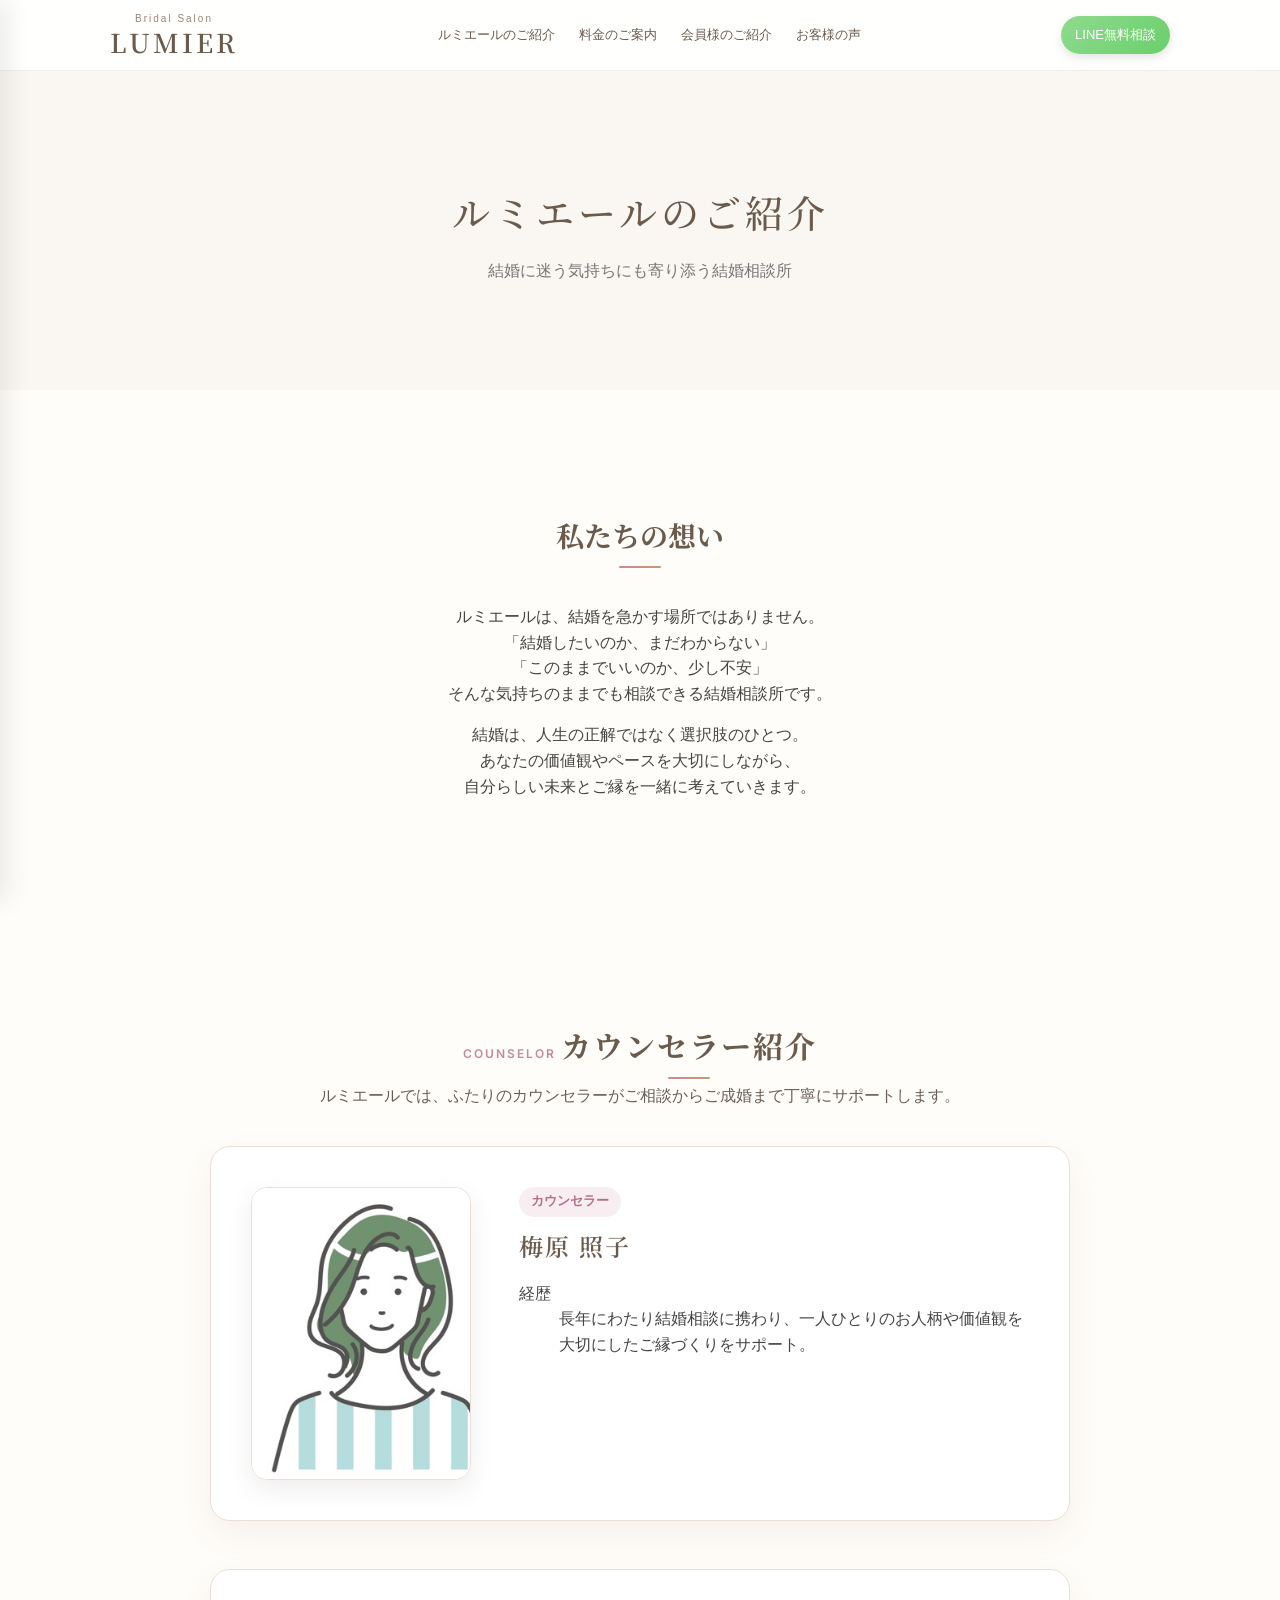
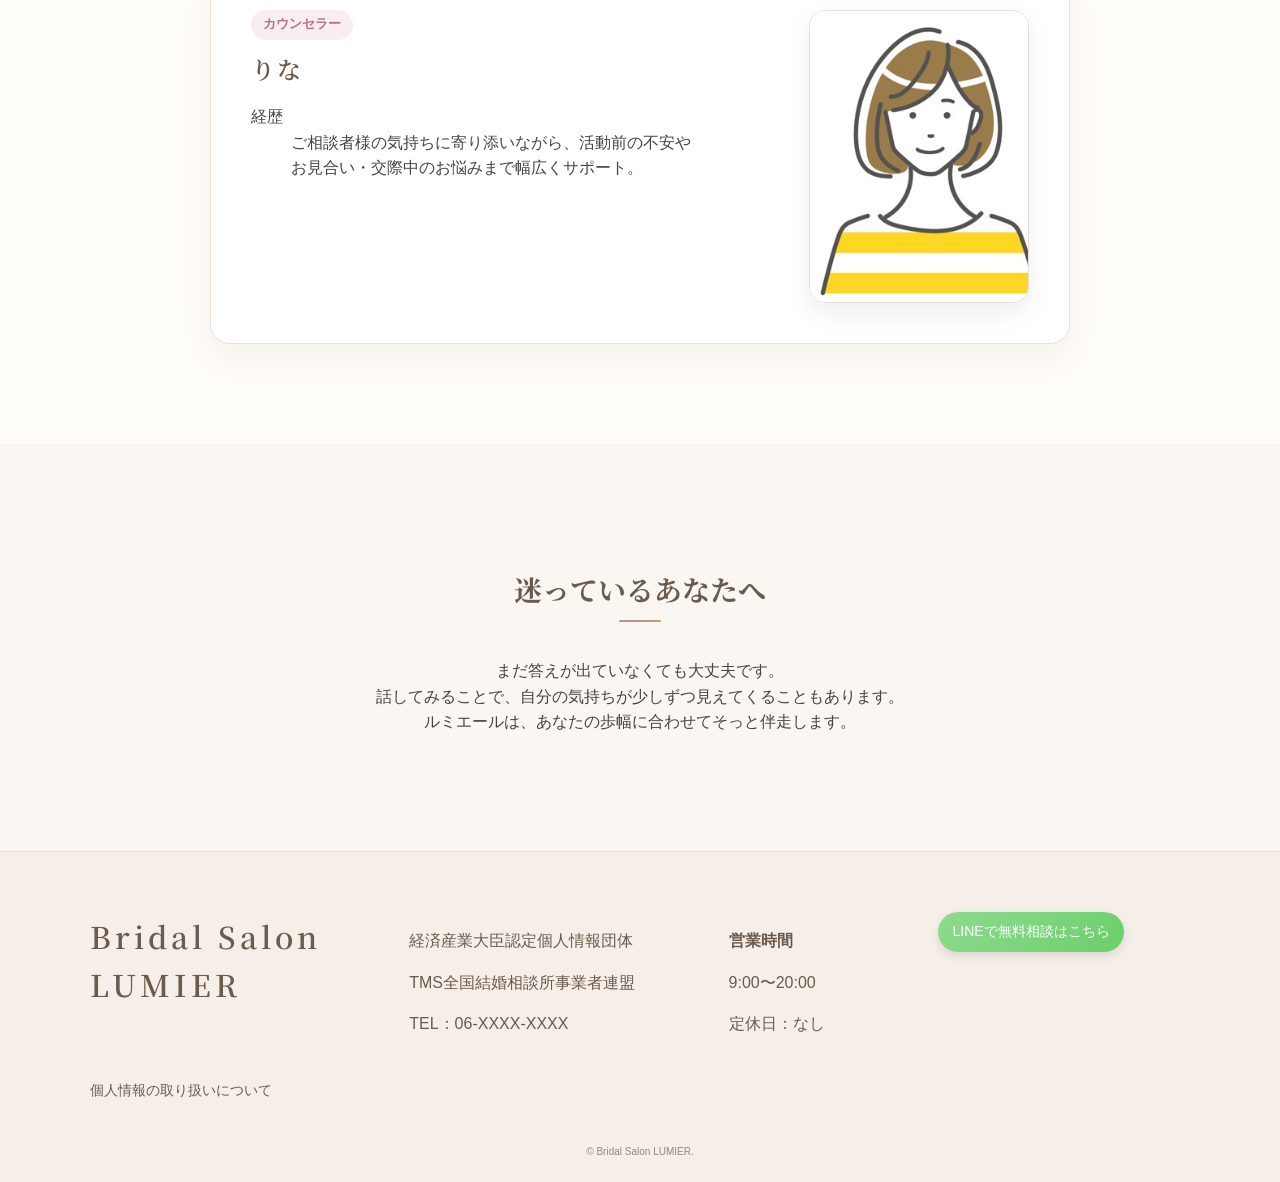
<file: about/index.html>
<!DOCTYPE html>
<html lang="ja">
  <head>
    <meta charset="utf-8">
    <meta name="viewport" content="width=device-width, initial-scale=1">
    <title>ルミエールのご紹介 | Bridal Salon LUMIER</title>
    <meta name="description" content="Bridal Salon LUMIERの想いと、結婚に迷う気持ちにも寄り添うサポートをご紹介します。">
    <link rel="preconnect" href="https://fonts.googleapis.com">
    <link rel="preconnect" href="https://fonts.gstatic.com" crossorigin>
    <link href="https://fonts.googleapis.com/css2?family=Noto+Serif+JP:wght@400;600&family=Inter:wght@300;400;600&display=swap" rel="stylesheet">
    <link rel="stylesheet" href="/assets/styles.css">
  </head>
  <body>
    <header class="header">
      <div class="container">
        <button class="menu-toggle" id="menu-toggle" aria-label="メニューを開く">☰</button>
        <a href="/" class="logo"><span>Bridal Salon</span>LUMIER</a>
        <nav class="pc-nav" aria-label="メインナビゲーション">
          <a href="/about/">ルミエールのご紹介</a>
          <a href="/price/">料金のご案内</a>
          <a href="/members/">会員様のご紹介</a>
          <a href="/voices/">お客様の声</a>
        </nav>
        <div class="header-right">
          <a href="https://line.me/R/ti/p/@214sfchk" class="line-btn" target="_blank" rel="noopener">LINE無料相談</a>
        </div>
      </div>
      <div class="overlay" id="overlay"></div>
      <nav class="mobile-nav" id="mobile-nav" aria-label="スマホメニュー">
        <button class="menu-close" id="menu-close" aria-label="メニューを閉じる">×</button>
        <a href="/about/">ルミエールのご紹介</a>
        <a href="/price/">料金のご案内</a>
        <a href="/members/">会員様のご紹介</a>
        <a href="/voices/">お客様の声</a>
        <a href="https://line.me/R/ti/p/@214sfchk">LINE相談</a>
      </nav>
    </header>

    <main>
      <section class="page-hero">
        <h1>ルミエールのご紹介</h1>
        <p><span class="text-chunk">結婚に迷う気持ちにも寄り添う</span><span class="text-chunk">結婚相談所</span></p>
      </section>

      <section>
        <h2>私たちの想い</h2>
        <p>
          ルミエールは、結婚を急かす場所ではありません。<br>
          「結婚したいのか、まだわからない」<br>
          「このままでいいのか、少し不安」<br>
          そんな気持ちのままでも相談できる結婚相談所です。
        </p>
        <p>
          結婚は、人生の正解ではなく選択肢のひとつ。<br>
          あなたの価値観やペースを大切にしながら、<br>
          自分らしい未来とご縁を一緒に考えていきます。
        </p>
      </section>

      <section class="staff-section">
        <div class="section-heading staff-heading">
          <span class="section-kicker">Counselor</span>
          <h2>カウンセラー紹介</h2>
          <p>
            <span class="text-chunk">ルミエールでは、ふたりのカウンセラーが</span><span class="text-chunk">ご相談からご成婚まで丁寧にサポートします。</span>
          </p>
        </div>
        <div class="staff-grid">
          <article class="staff-card">
            <img src="/assets/images/members/female-03.jpg" alt="梅原照子" class="staff-photo">
            <div class="staff-copy">
              <p class="staff-role">カウンセラー</p>
              <h3>梅原 照子</h3>
              <dl class="staff-career">
                <div>
                  <dt>経歴</dt>
                  <dd>長年にわたり結婚相談に携わり、一人ひとりのお人柄や価値観を大切にしたご縁づくりをサポート。</dd>
                </div>
              </dl>
            </div>
          </article>
          <article class="staff-card">
            <img src="/assets/images/members/female-01.jpg" alt="りな" class="staff-photo">
            <div class="staff-copy">
              <p class="staff-role">カウンセラー</p>
              <h3>りな</h3>
              <dl class="staff-career">
                <div>
                  <dt>経歴</dt>
                  <dd>ご相談者様の気持ちに寄り添いながら、活動前の不安やお見合い・交際中のお悩みまで幅広くサポート。</dd>
                </div>
              </dl>
            </div>
          </article>
        </div>
      </section>

      <section class="gray">
        <h2>迷っているあなたへ</h2>
        <p>
          まだ答えが出ていなくても大丈夫です。<br>
          話してみることで、自分の気持ちが少しずつ見えてくることもあります。<br>
          ルミエールは、あなたの歩幅に合わせてそっと伴走します。
        </p>
      </section>
    </main>

    <footer class="footer">
      <div class="footer-container">
        <div class="footer-logo">Bridal Salon LUMIER</div>
        <div class="footer-info">
          <p>経済産業大臣認定個人情報団体</p>
          <p>TMS全国結婚相談所事業者連盟</p>
          <p>TEL：06-XXXX-XXXX</p>
        </div>
        <div class="footer-hours">
          <p><strong>営業時間</strong></p>
          <p>9:00〜20:00</p>
          <p>定休日：なし</p>
        </div>
        <div class="footer-line">
          <a href="https://line.me/R/ti/p/@214sfchk" class="line-btn" target="_blank" rel="noopener">LINEで無料相談はこちら</a>
        </div>
        <div class="footer-links">
          <a href="/privacy/">個人情報の取り扱いについて</a>
        </div>
      </div>
      <div class="footer-bottom">
        <small>© Bridal Salon LUMIER.</small>
      </div>
    </footer>
    <script src="../assets/site.js" defer></script>
  </body>
</html>
</file>
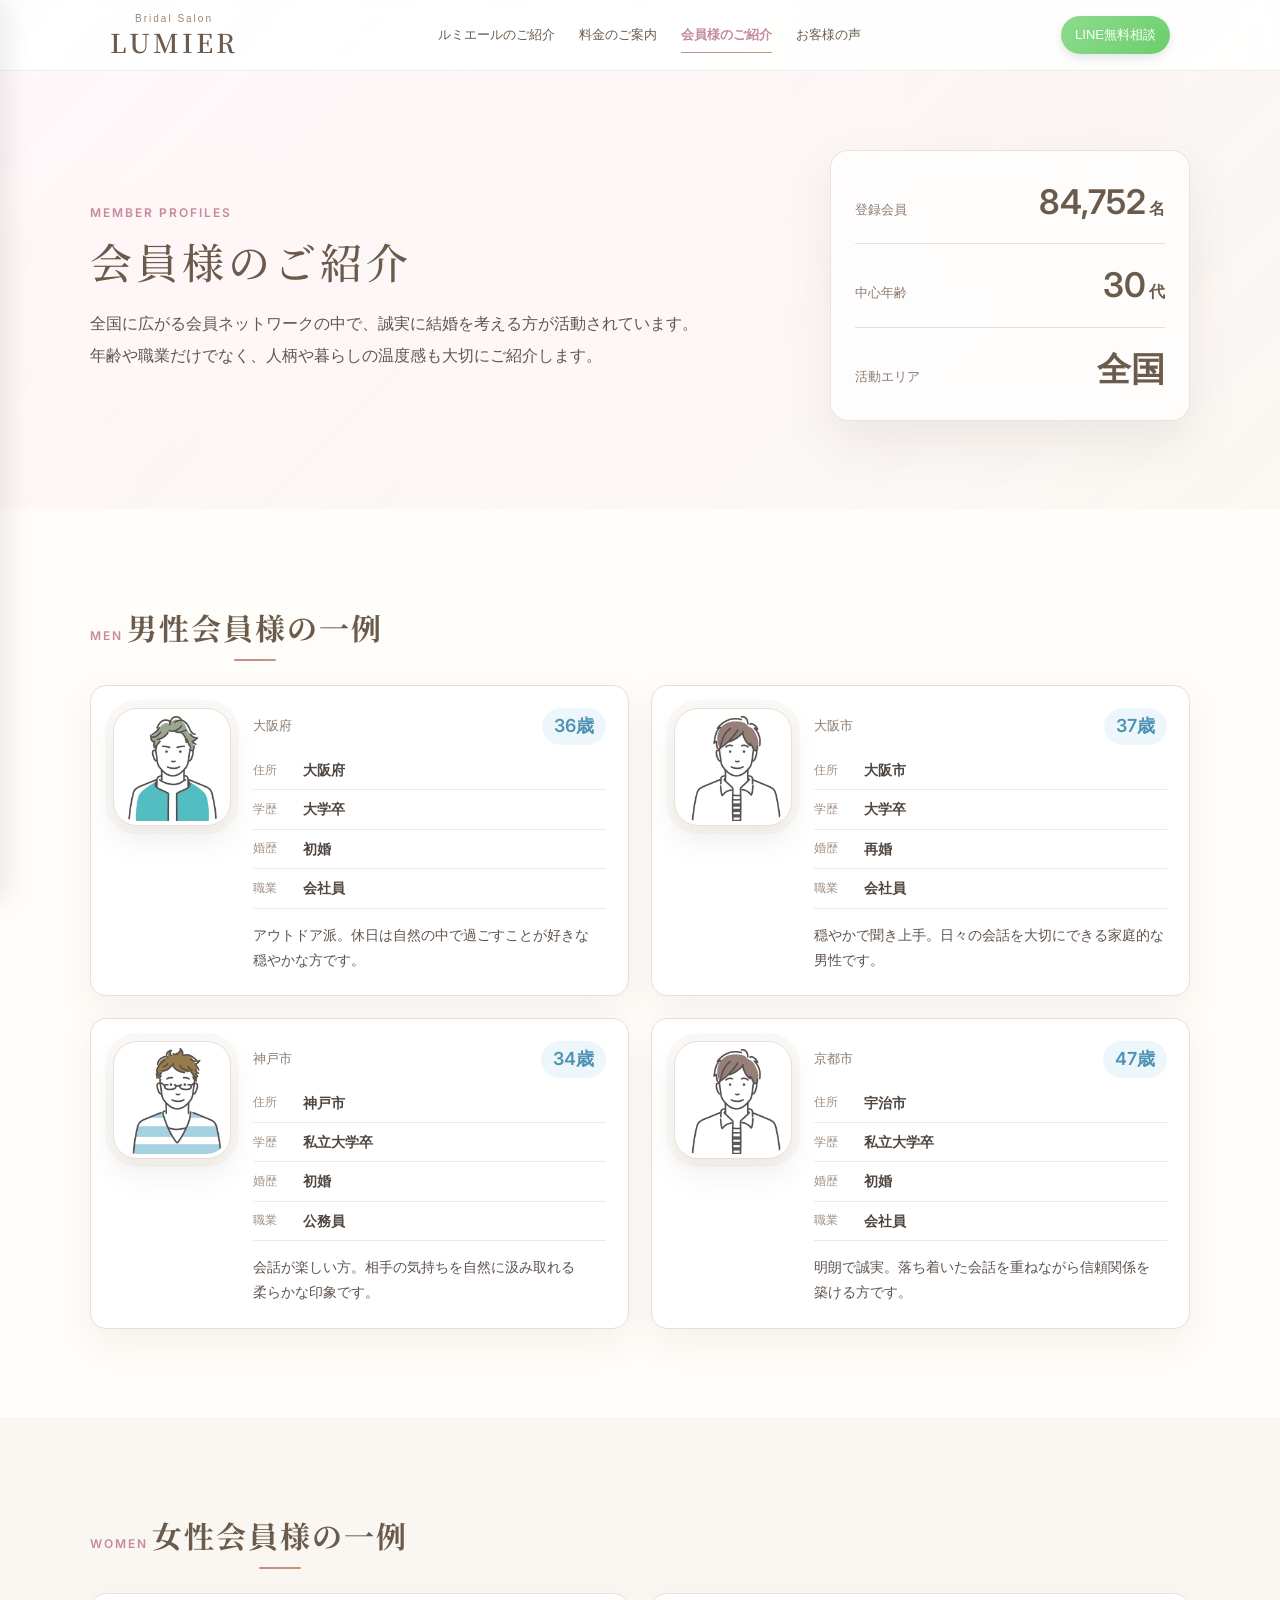
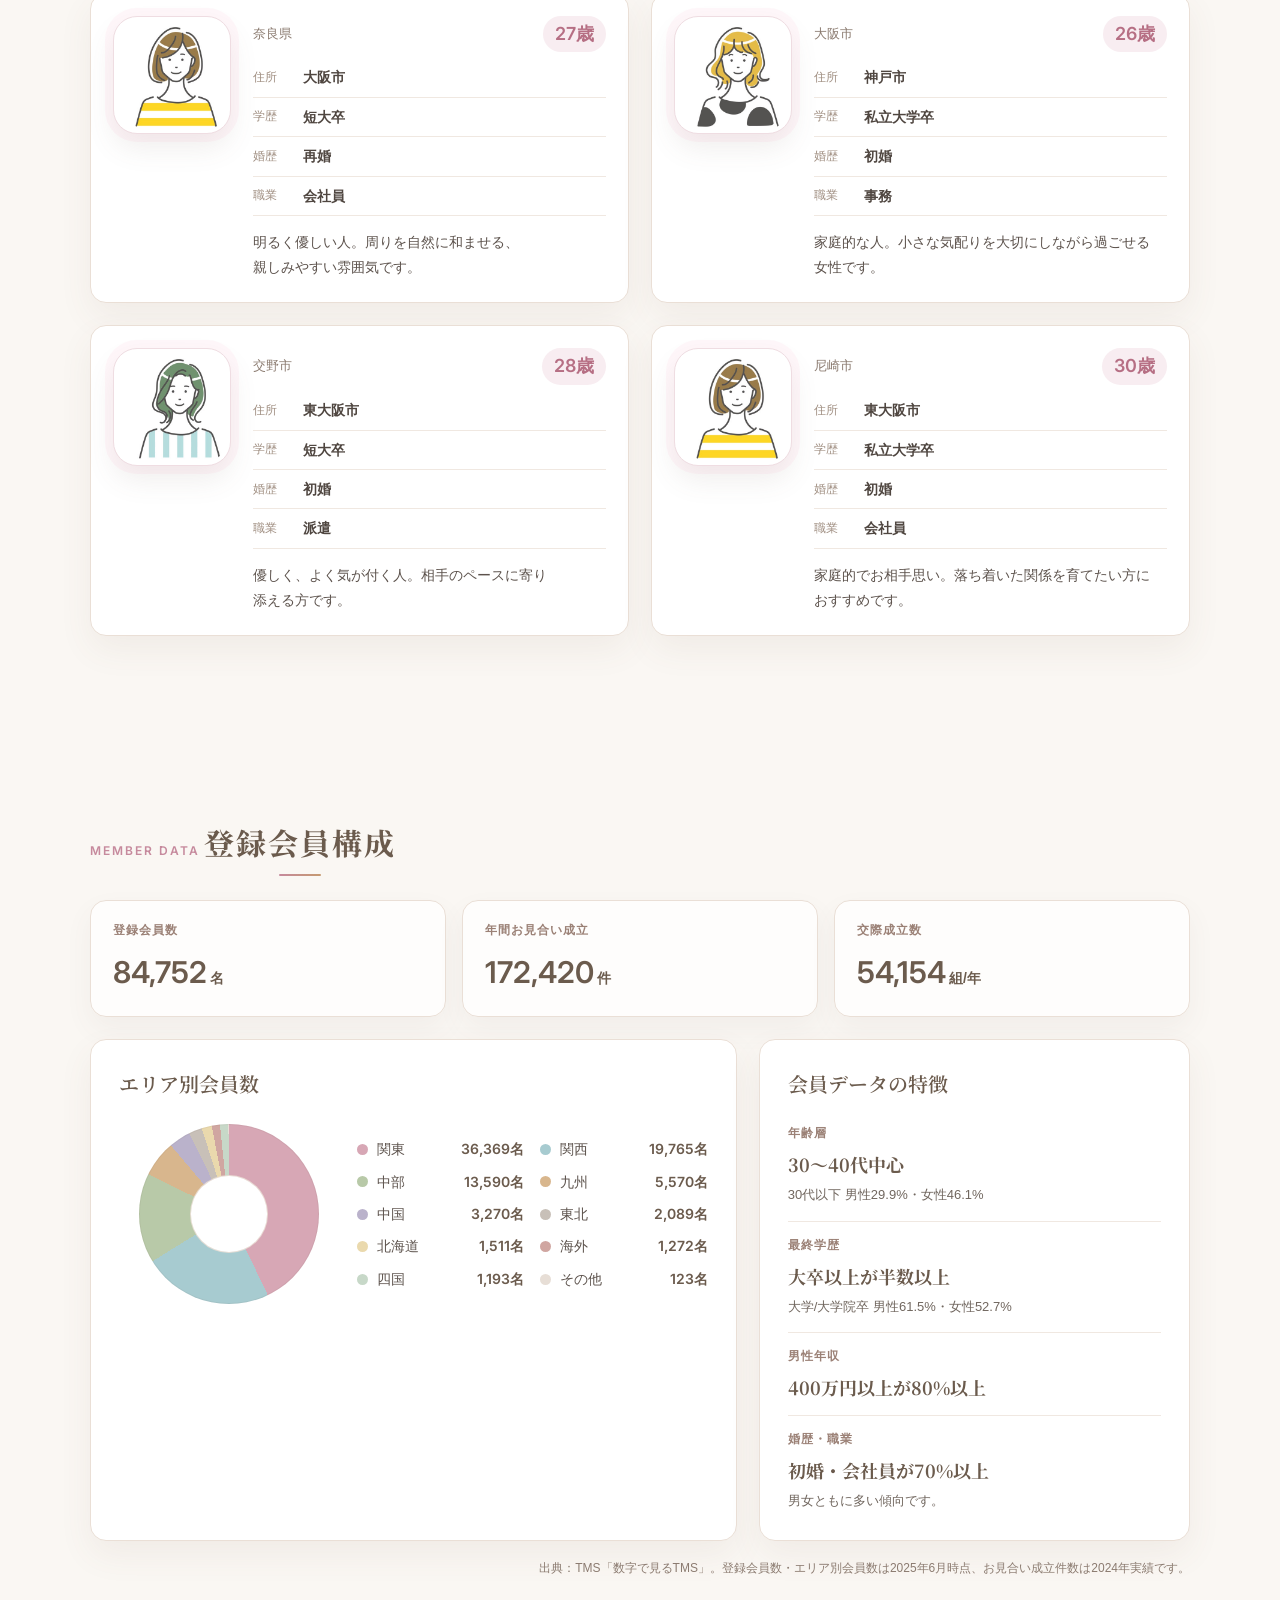
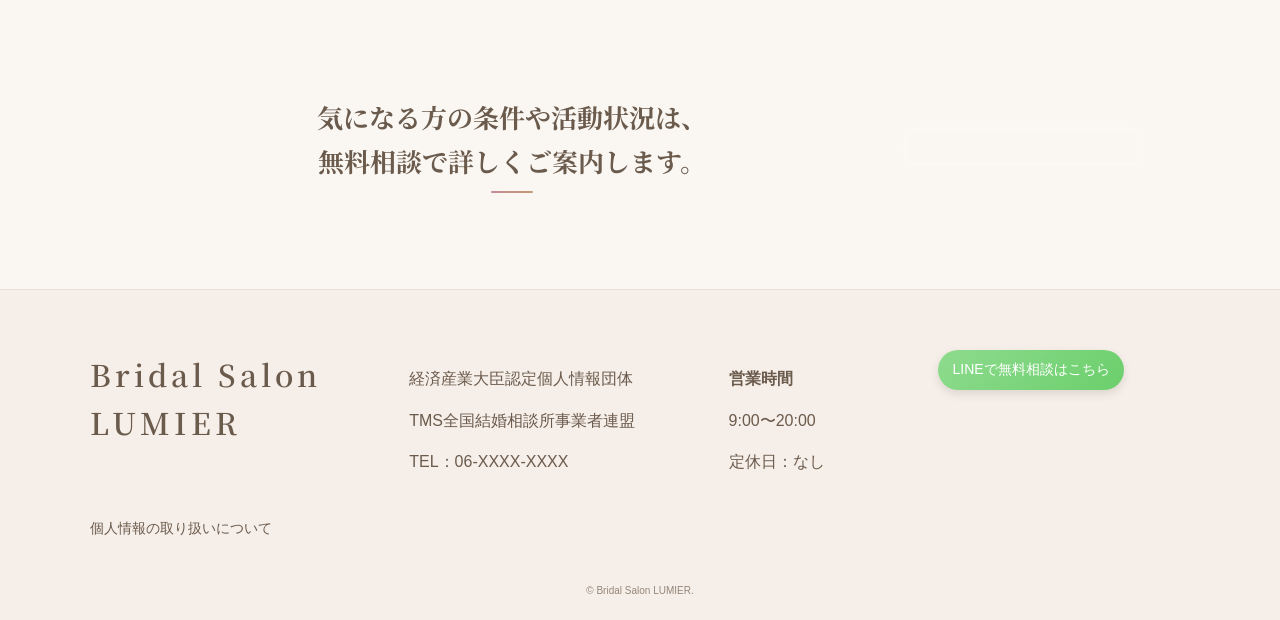
<file: members/index.html>
<!DOCTYPE html>
<html lang="ja">
  <head>
    <meta charset="utf-8">
    <meta name="viewport" content="width=device-width, initial-scale=1">
    <title>会員様のご紹介 | Bridal Salon LUMIER</title>
    <meta name="description" content="Bridal Salon LUMIERで活動されている会員様の一例と、登録会員の構成をご紹介します。">
    <link rel="preconnect" href="https://fonts.googleapis.com">
    <link rel="preconnect" href="https://fonts.gstatic.com" crossorigin>
    <link href="https://fonts.googleapis.com/css2?family=Noto+Serif+JP:wght@400;600&family=Inter:wght@300;400;600&display=swap" rel="stylesheet">
    <link rel="stylesheet" href="/assets/styles.css">
  </head>
  <body>
    <header class="header">
      <div class="container">
        <button class="menu-toggle" id="menu-toggle" aria-label="メニューを開く">☰</button>
        <a href="/" class="logo"><span>Bridal Salon</span>LUMIER</a>
        <nav class="pc-nav" aria-label="メインナビゲーション">
          <a href="/about/">ルミエールのご紹介</a>
          <a href="/price/">料金のご案内</a>
          <a href="/members/" aria-current="page">会員様のご紹介</a>
          <a href="/voices/">お客様の声</a>
        </nav>
        <div class="header-right">
          <a href="https://line.me/R/ti/p/@214sfchk" class="line-btn" target="_blank" rel="noopener">LINE無料相談</a>
        </div>
      </div>
      <div class="overlay" id="overlay"></div>
      <nav class="mobile-nav" id="mobile-nav" aria-label="スマホメニュー">
        <button class="menu-close" id="menu-close" aria-label="メニューを閉じる">×</button>
        <a href="/about/">ルミエールのご紹介</a>
        <a href="/price/">料金のご案内</a>
        <a href="/members/" aria-current="page">会員様のご紹介</a>
        <a href="/voices/">お客様の声</a>
        <a href="https://line.me/R/ti/p/@214sfchk">LINE相談</a>
      </nav>
    </header>

    <main>
      <section class="members-hero">
        <div class="members-hero-inner">
          <div class="members-hero-copy">
            <span class="section-kicker">Member Profiles</span>
            <h1>会員様のご紹介</h1>
            <p>
              <span class="text-chunk">全国に広がる会員ネットワークの中で、</span><span class="text-chunk">誠実に結婚を考える方が活動されています。</span>
              <span class="text-chunk">年齢や職業だけでなく、</span><span class="text-chunk">人柄や暮らしの温度感も大切にご紹介します。</span>
            </p>
          </div>
          <div class="members-hero-panel" aria-label="登録会員の概要">
            <div>
              <span>登録会員</span>
              <strong>84,752<span>名</span></strong>
            </div>
            <div>
              <span>中心年齢</span>
              <strong>30<span>代</span></strong>
            </div>
            <div>
              <span>活動エリア</span>
              <strong>全国</strong>
            </div>
          </div>
        </div>
      </section>

      <section class="members-section">
        <div class="section-heading">
          <span class="section-kicker">Men</span>
          <h2>男性会員様の一例</h2>
        </div>
        <div class="member-grid">
          <article class="member-card member-card-men">
            <img src="/assets/images/members/male-01.jpg" alt="男性会員のイラスト" class="member-avatar">
            <div class="member-content">
              <div class="member-topline">
                <span>大阪府</span>
                <strong>36歳</strong>
              </div>
              <dl class="member-details">
                <div><dt>住所</dt><dd>大阪府</dd></div>
                <div><dt>学歴</dt><dd>大学卒</dd></div>
                <div><dt>婚歴</dt><dd>初婚</dd></div>
                <div><dt>職業</dt><dd>会社員</dd></div>
              </dl>
              <p>アウトドア派。休日は自然の中で過ごすことが好きな穏やかな方です。</p>
            </div>
          </article>

          <article class="member-card member-card-men">
            <img src="/assets/images/members/male-02.jpg" alt="男性会員のイラスト" class="member-avatar">
            <div class="member-content">
              <div class="member-topline">
                <span>大阪市</span>
                <strong>37歳</strong>
              </div>
              <dl class="member-details">
                <div><dt>住所</dt><dd>大阪市</dd></div>
                <div><dt>学歴</dt><dd>大学卒</dd></div>
                <div><dt>婚歴</dt><dd>再婚</dd></div>
                <div><dt>職業</dt><dd>会社員</dd></div>
              </dl>
              <p>穏やかで聞き上手。日々の会話を大切にできる家庭的な男性です。</p>
            </div>
          </article>

          <article class="member-card member-card-men">
            <img src="/assets/images/members/male-03.jpg" alt="男性会員のイラスト" class="member-avatar">
            <div class="member-content">
              <div class="member-topline">
                <span>神戸市</span>
                <strong>34歳</strong>
              </div>
              <dl class="member-details">
                <div><dt>住所</dt><dd>神戸市</dd></div>
                <div><dt>学歴</dt><dd>私立大学卒</dd></div>
                <div><dt>婚歴</dt><dd>初婚</dd></div>
                <div><dt>職業</dt><dd>公務員</dd></div>
              </dl>
              <p>会話が楽しい方。相手の気持ちを自然に汲み取れる柔らかな印象です。</p>
            </div>
          </article>

          <article class="member-card member-card-men">
            <img src="/assets/images/members/male-02.jpg" alt="男性会員のイラスト" class="member-avatar">
            <div class="member-content">
              <div class="member-topline">
                <span>京都市</span>
                <strong>47歳</strong>
              </div>
              <dl class="member-details">
                <div><dt>住所</dt><dd>宇治市</dd></div>
                <div><dt>学歴</dt><dd>私立大学卒</dd></div>
                <div><dt>婚歴</dt><dd>初婚</dd></div>
                <div><dt>職業</dt><dd>会社員</dd></div>
              </dl>
              <p>明朗で誠実。落ち着いた会話を重ねながら信頼関係を築ける方です。</p>
            </div>
          </article>
        </div>
      </section>

      <section class="members-section members-section-soft">
        <div class="section-heading">
          <span class="section-kicker">Women</span>
          <h2>女性会員様の一例</h2>
        </div>
        <div class="member-grid">
          <article class="member-card member-card-women">
            <img src="/assets/images/members/female-01.jpg" alt="女性会員のイラスト" class="member-avatar">
            <div class="member-content">
              <div class="member-topline">
                <span>奈良県</span>
                <strong>27歳</strong>
              </div>
              <dl class="member-details">
                <div><dt>住所</dt><dd>大阪市</dd></div>
                <div><dt>学歴</dt><dd>短大卒</dd></div>
                <div><dt>婚歴</dt><dd>再婚</dd></div>
                <div><dt>職業</dt><dd>会社員</dd></div>
              </dl>
              <p>明るく優しい人。周りを自然に和ませる、親しみやすい雰囲気です。</p>
            </div>
          </article>

          <article class="member-card member-card-women">
            <img src="/assets/images/members/female-02.jpg" alt="女性会員のイラスト" class="member-avatar">
            <div class="member-content">
              <div class="member-topline">
                <span>大阪市</span>
                <strong>26歳</strong>
              </div>
              <dl class="member-details">
                <div><dt>住所</dt><dd>神戸市</dd></div>
                <div><dt>学歴</dt><dd>私立大学卒</dd></div>
                <div><dt>婚歴</dt><dd>初婚</dd></div>
                <div><dt>職業</dt><dd>事務</dd></div>
              </dl>
              <p>家庭的な人。小さな気配りを大切にしながら過ごせる女性です。</p>
            </div>
          </article>

          <article class="member-card member-card-women">
            <img src="/assets/images/members/female-03.jpg" alt="女性会員のイラスト" class="member-avatar">
            <div class="member-content">
              <div class="member-topline">
                <span>交野市</span>
                <strong>28歳</strong>
              </div>
              <dl class="member-details">
                <div><dt>住所</dt><dd>東大阪市</dd></div>
                <div><dt>学歴</dt><dd>短大卒</dd></div>
                <div><dt>婚歴</dt><dd>初婚</dd></div>
                <div><dt>職業</dt><dd>派遣</dd></div>
              </dl>
              <p>優しく、よく気が付く人。相手のペースに寄り添える方です。</p>
            </div>
          </article>

          <article class="member-card member-card-women">
            <img src="/assets/images/members/female-01.jpg" alt="女性会員のイラスト" class="member-avatar">
            <div class="member-content">
              <div class="member-topline">
                <span>尼崎市</span>
                <strong>30歳</strong>
              </div>
              <dl class="member-details">
                <div><dt>住所</dt><dd>東大阪市</dd></div>
                <div><dt>学歴</dt><dd>私立大学卒</dd></div>
                <div><dt>婚歴</dt><dd>初婚</dd></div>
                <div><dt>職業</dt><dd>会社員</dd></div>
              </dl>
              <p>家庭的でお相手思い。落ち着いた関係を育てたい方におすすめです。</p>
            </div>
          </article>
        </div>
      </section>

      <section class="members-stats">
        <div class="section-heading">
          <span class="section-kicker">Member Data</span>
          <h2>登録会員構成</h2>
        </div>
        <div class="stats-summary" aria-label="TMS会員データの概要">
          <div>
            <span>登録会員数</span>
            <strong>84,752<small>名</small></strong>
          </div>
          <div>
            <span>年間お見合い成立</span>
            <strong>172,420<small>件</small></strong>
          </div>
          <div>
            <span>交際成立数</span>
            <strong>54,154<small>組/年</small></strong>
          </div>
        </div>
        <div class="stats-layout">
          <article class="chart-card chart-card-wide">
            <h3>エリア別会員数</h3>
            <div class="area-chart">
              <div class="donut donut-area" role="img" aria-label="関東36,369名、関西19,765名、中部13,590名、九州5,570名、中国3,270名、東北2,089名、北海道1,511名、海外1,272名、四国1,193名、その他123名"></div>
              <ul class="area-list">
                <li><span style="--legend-color: #d7a7b5"></span>関東 <strong>36,369名</strong></li>
                <li><span style="--legend-color: #a7cbd0"></span>関西 <strong>19,765名</strong></li>
                <li><span style="--legend-color: #b8c9a8"></span>中部 <strong>13,590名</strong></li>
                <li><span style="--legend-color: #d8b68d"></span>九州 <strong>5,570名</strong></li>
                <li><span style="--legend-color: #bab2cb"></span>中国 <strong>3,270名</strong></li>
                <li><span style="--legend-color: #c8c0b8"></span>東北 <strong>2,089名</strong></li>
                <li><span style="--legend-color: #ead9ad"></span>北海道 <strong>1,511名</strong></li>
                <li><span style="--legend-color: #d0a6a1"></span>海外 <strong>1,272名</strong></li>
                <li><span style="--legend-color: #c7d8c8"></span>四国 <strong>1,193名</strong></li>
                <li><span style="--legend-color: #e7ded6"></span>その他 <strong>123名</strong></li>
              </ul>
            </div>
          </article>

          <article class="chart-card">
            <h3>会員データの特徴</h3>
            <div class="data-points">
              <div>
                <span>年齢層</span>
                <strong>30〜40代中心</strong>
                <p>30代以下 男性29.9%・女性46.1%</p>
              </div>
              <div>
                <span>最終学歴</span>
                <strong>大卒以上が半数以上</strong>
                <p>大学/大学院卒 男性61.5%・女性52.7%</p>
              </div>
              <div>
                <span>男性年収</span>
                <strong>400万円以上が80%以上</strong>
              </div>
              <div>
                <span>婚歴・職業</span>
                <strong>初婚・会社員が70%以上</strong>
                <p>男女ともに多い傾向です。</p>
              </div>
            </div>
          </article>
        </div>
        <p class="stats-note">
          <span class="text-chunk">出典：TMS「数字で見るTMS」。</span><span class="text-chunk">登録会員数・エリア別会員数は2025年6月時点、</span><span class="text-chunk">お見合い成立件数は2024年実績です。</span>
        </p>
      </section>

      <section class="members-cta">
        <h2><span class="text-chunk">気になる方の条件や活動状況は、</span><span class="text-chunk">無料相談で詳しくご案内します。</span></h2>
        <a href="https://line.me/R/ti/p/@214sfchk" class="btn" target="_blank" rel="noopener">LINEで無料相談はこちら</a>
      </section>
    </main>

    <footer class="footer">
      <div class="footer-container">
        <div class="footer-logo">Bridal Salon LUMIER</div>
        <div class="footer-info">
          <p>経済産業大臣認定個人情報団体</p>
          <p>TMS全国結婚相談所事業者連盟</p>
          <p>TEL：06-XXXX-XXXX</p>
        </div>
        <div class="footer-hours">
          <p><strong>営業時間</strong></p>
          <p>9:00〜20:00</p>
          <p>定休日：なし</p>
        </div>
        <div class="footer-line">
          <a href="https://line.me/R/ti/p/@214sfchk" class="line-btn" target="_blank" rel="noopener">LINEで無料相談はこちら</a>
        </div>
        <div class="footer-links">
          <a href="/privacy/">個人情報の取り扱いについて</a>
        </div>
      </div>
      <div class="footer-bottom">
        <small>© Bridal Salon LUMIER.</small>
      </div>
    </footer>
    <script src="/assets/site.js" defer></script>
  </body>
</html>
</file>
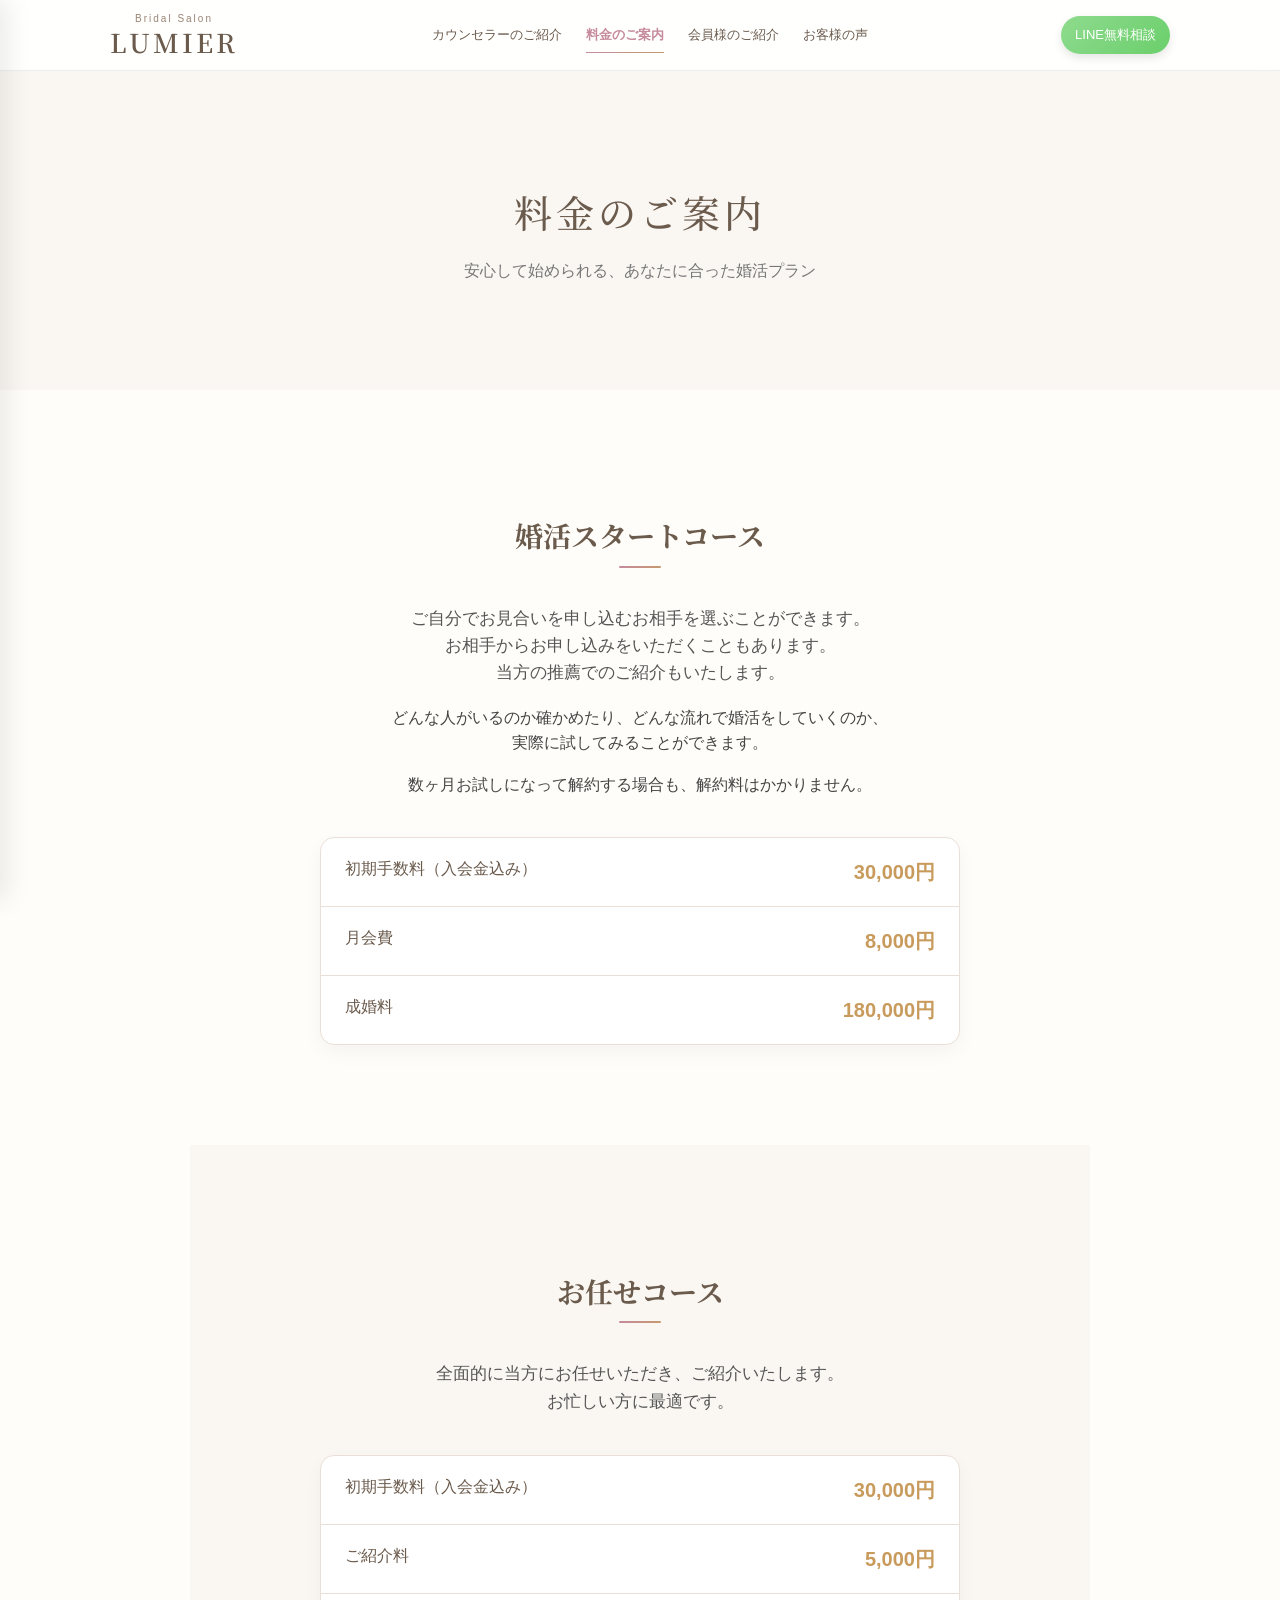
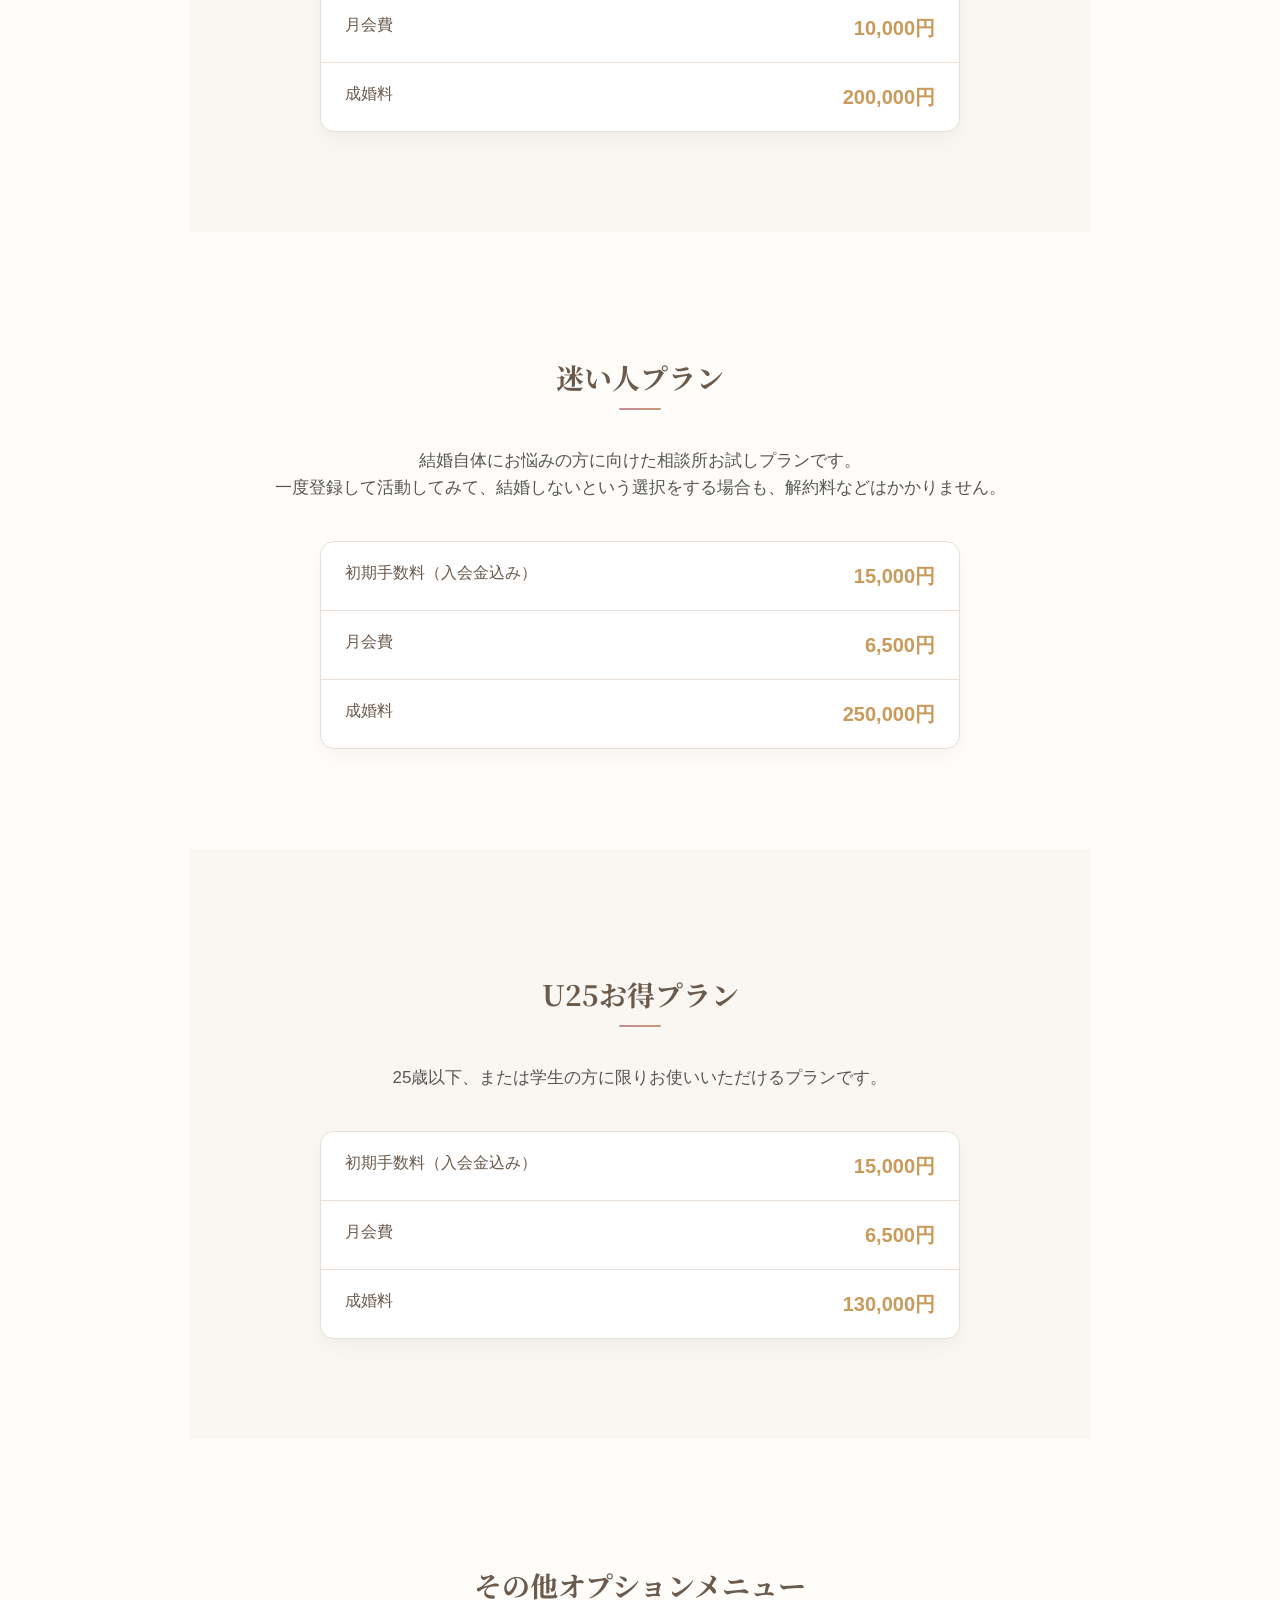
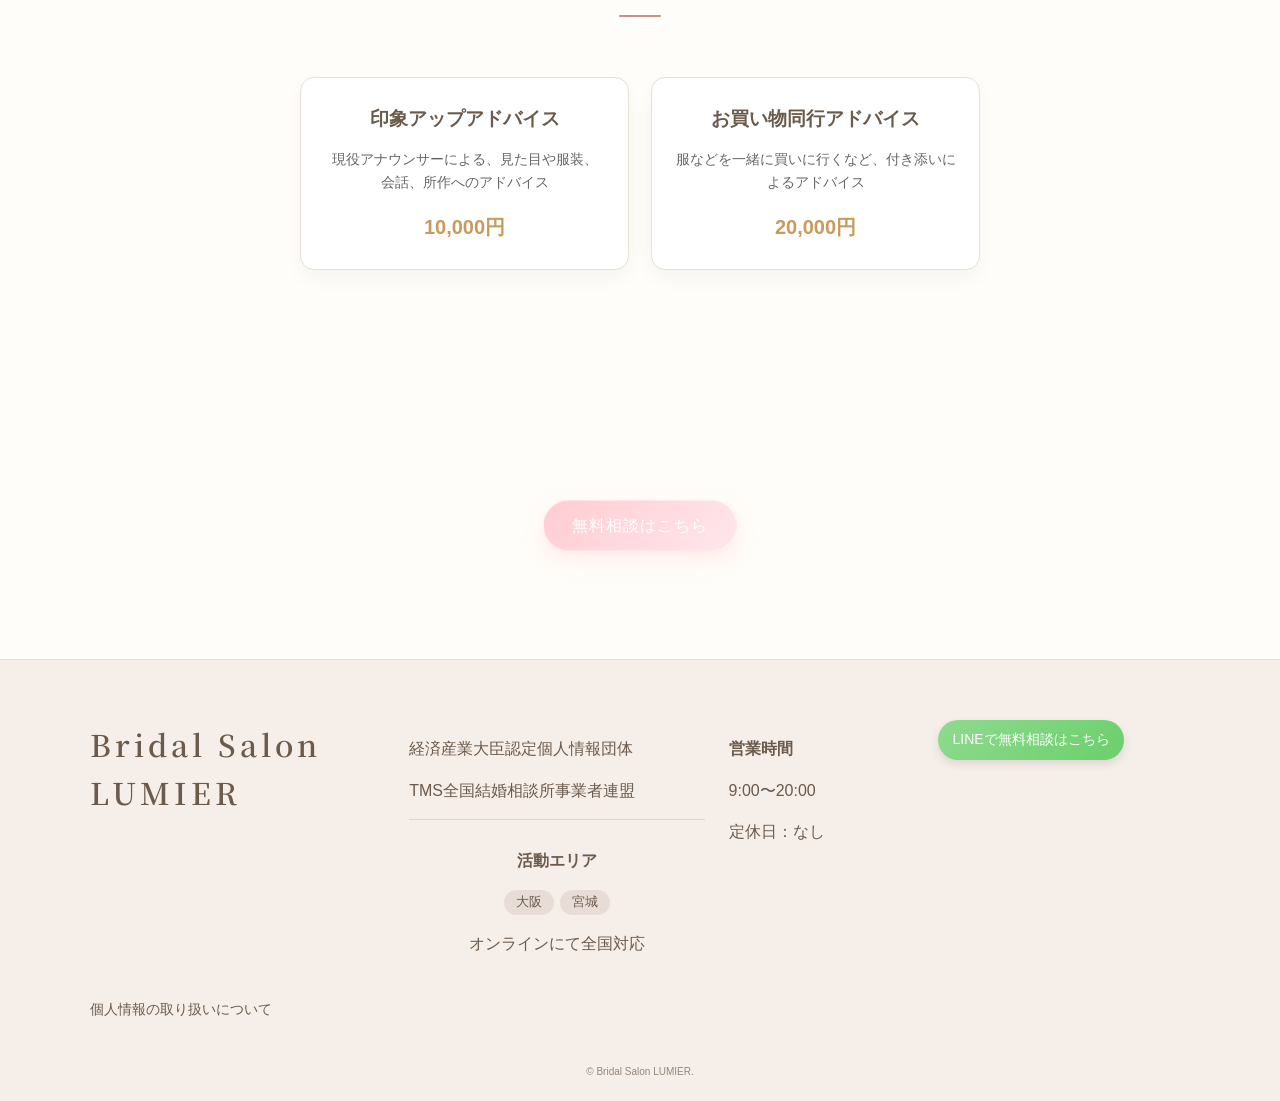
<file: price/index.html>
<!DOCTYPE html>
<html lang="ja">
  <head>
    <meta charset="utf-8">
    <meta name="viewport" content="width=device-width, initial-scale=1">
    <title>料金のご案内 | 結婚相談所 ブライダルサロンルミエール（LUMIER）| 仙台・宮城を中心に全国対応</title>
    <meta name="description" content="仙台市・宮城県を中心にオンラインで全国対応の結婚相談所、ブライダルサロンルミエール（LUMIER）の料金プランをご案内します。婚活スタートコース・お任せコースなど複数のプランをご用意しています。まずはお気軽にご相談ください。">
    <meta property="og:type" content="website">
    <meta property="og:url" content="https://bridalsalonlumier.com/price/">
    <meta property="og:title" content="料金のご案内 | 結婚相談所 ブライダルサロンルミエール（LUMIER）| 仙台・宮城を中心に全国対応">
    <meta property="og:description" content="仙台市・宮城県を中心にオンラインで全国対応の結婚相談所、ブライダルサロンルミエール（LUMIER）の料金プランをご案内します。婚活スタートコース・お任せコースなど複数のプランをご用意しています。">
    <meta property="og:image" content="https://bridalsalonlumier.com/assets/images/hero.jpg">
    <meta property="og:site_name" content="ブライダルサロンルミエール">
    <link rel="preconnect" href="https://fonts.googleapis.com">
    <link rel="preconnect" href="https://fonts.gstatic.com" crossorigin>
    <link href="https://fonts.googleapis.com/css2?family=Noto+Serif+JP:wght@400;600&family=Inter:wght@300;400;600&display=swap" rel="stylesheet">
    <link rel="stylesheet" href="/assets/styles.css?v=20260605">
  </head>
  <body>
    <header class="header">
      <div class="container">
        <button class="menu-toggle" id="menu-toggle" aria-label="メニューを開く">☰</button>
        <a href="/" class="logo"><span>Bridal Salon</span>LUMIER</a>
        <nav class="pc-nav" aria-label="メインナビゲーション">
          <a href="/about/">カウンセラーのご紹介</a>
          <a href="/price/" aria-current="page">料金のご案内</a>
          <a href="/members/">会員様のご紹介</a>
          <a href="/voices/">お客様の声</a>
        </nav>
        <div class="header-right">
          <a href="https://line.me/R/ti/p/@214sfchk" class="line-btn" target="_blank" rel="noopener">LINE無料相談</a>
        </div>
      </div>
      <div class="overlay" id="overlay"></div>
      <nav class="mobile-nav" id="mobile-nav" aria-label="スマホメニュー">
        <button class="menu-close" id="menu-close" aria-label="メニューを閉じる">×</button>
        <a href="/about/">カウンセラーのご紹介</a>
        <a href="/price/" aria-current="page">料金のご案内</a>
        <a href="/members/">会員様のご紹介</a>
        <a href="/voices/">お客様の声</a>
        <a href="https://line.me/R/ti/p/@214sfchk">LINE相談</a>
      </nav>
    </header>

    <main>
      <section class="page-hero">
        <h1>料金のご案内</h1>
        <p><span class="text-chunk">安心して始められる、</span><span class="text-chunk">あなたに合った婚活プラン</span></p>
      </section>

      <section class="price-section">
        <h2>婚活スタートコース</h2>
        <p class="price-lead">
          ご自分でお見合いを申し込むお相手を選ぶことができます。<br>
          お相手からお申し込みをいただくこともあります。<br>
          当方の推薦でのご紹介もいたします。
        </p>
        <p>
          どんな人がいるのか確かめたり、どんな流れで婚活をしていくのか、<br>
          実際に試してみることができます。
        </p>
        <p>数ヶ月お試しになって解約する場合も、解約料はかかりません。</p>
        <div class="price-list">
          <div class="price-row"><span>初期手数料（入会金込み）</span><strong>30,000円</strong></div>
          <div class="price-row"><span>月会費</span><strong>8,000円</strong></div>
          <div class="price-row"><span>成婚料</span><strong>180,000円</strong></div>
        </div>
      </section>

      <section class="price-section gray">
        <h2>お任せコース</h2>
        <p class="price-lead">
          全面的に当方にお任せいただき、ご紹介いたします。<br>
          お忙しい方に最適です。
        </p>
        <div class="price-list">
          <div class="price-row"><span>初期手数料（入会金込み）</span><strong>30,000円</strong></div>
          <div class="price-row"><span>ご紹介料</span><strong>5,000円</strong></div>
          <div class="price-row"><span>月会費</span><strong>10,000円</strong></div>
          <div class="price-row"><span>成婚料</span><strong>200,000円</strong></div>
        </div>
      </section>

      <section class="price-section">
        <h2>迷い人プラン</h2>
        <p class="price-lead">
          結婚自体にお悩みの方に向けた相談所お試しプランです。<br>
          一度登録して活動してみて、結婚しないという選択をする場合も、解約料などはかかりません。
        </p>
        <div class="price-list">
          <div class="price-row"><span>初期手数料（入会金込み）</span><strong>15,000円</strong></div>
          <div class="price-row"><span>月会費</span><strong>6,500円</strong></div>
          <div class="price-row"><span>成婚料</span><strong>250,000円</strong></div>
        </div>
      </section>

      <section class="price-section gray">
        <h2>U25お得プラン</h2>
        <p class="price-lead">
          25歳以下、または学生の方に限りお使いいただけるプランです。
        </p>
        <div class="price-list">
          <div class="price-row"><span>初期手数料（入会金込み）</span><strong>15,000円</strong></div>
          <div class="price-row"><span>月会費</span><strong>6,500円</strong></div>
          <div class="price-row"><span>成婚料</span><strong>130,000円</strong></div>
        </div>
      </section>

      <section class="price-section">
        <h2>その他オプションメニュー</h2>
        <div class="option-list">
          <div class="option-item">
            <h3>印象アップアドバイス</h3>
            <p>現役アナウンサーによる、見た目や服装、会話、所作へのアドバイス</p>
            <strong>10,000円</strong>
          </div>
          <div class="option-item">
            <h3>お買い物同行アドバイス</h3>
            <p>服などを一緒に買いに行くなど、付き添いによるアドバイス</p>
            <strong>20,000円</strong>
          </div>
        </div>
      </section>

      <section>
        <a href="https://line.me/R/ti/p/@214sfchk" class="btn" target="_blank" rel="noopener">無料相談はこちら</a>
      </section>
    </main>

    <footer class="footer">
      <div class="footer-container">
        <div class="footer-logo">Bridal Salon LUMIER</div>
        <div class="footer-info">
          <p>経済産業大臣認定個人情報団体</p>
          <p>TMS全国結婚相談所事業者連盟</p>
          <div class="footer-area">
            <p class="footer-area-label">活動エリア</p>
            <p class="footer-area-tags">
              <span class="area-tag">大阪</span>
              <span class="area-tag">宮城</span>
            </p>
            <p class="footer-area-online">オンラインにて全国対応</p>
          </div>
        </div>
        <div class="footer-hours">
          <p><strong>営業時間</strong></p>
          <p>9:00〜20:00</p>
          <p>定休日：なし</p>
        </div>
        <div class="footer-line">
          <a href="https://line.me/R/ti/p/@214sfchk" class="line-btn" target="_blank" rel="noopener">LINEで無料相談はこちら</a>
        </div>
        <div class="footer-links">
          <a href="/privacy/">個人情報の取り扱いについて</a>
        </div>
      </div>
      <div class="footer-bottom">
        <small>© Bridal Salon LUMIER.</small>
      </div>
    </footer>
    <script src="/assets/site.js" defer></script>
  </body>
</html>
</file>
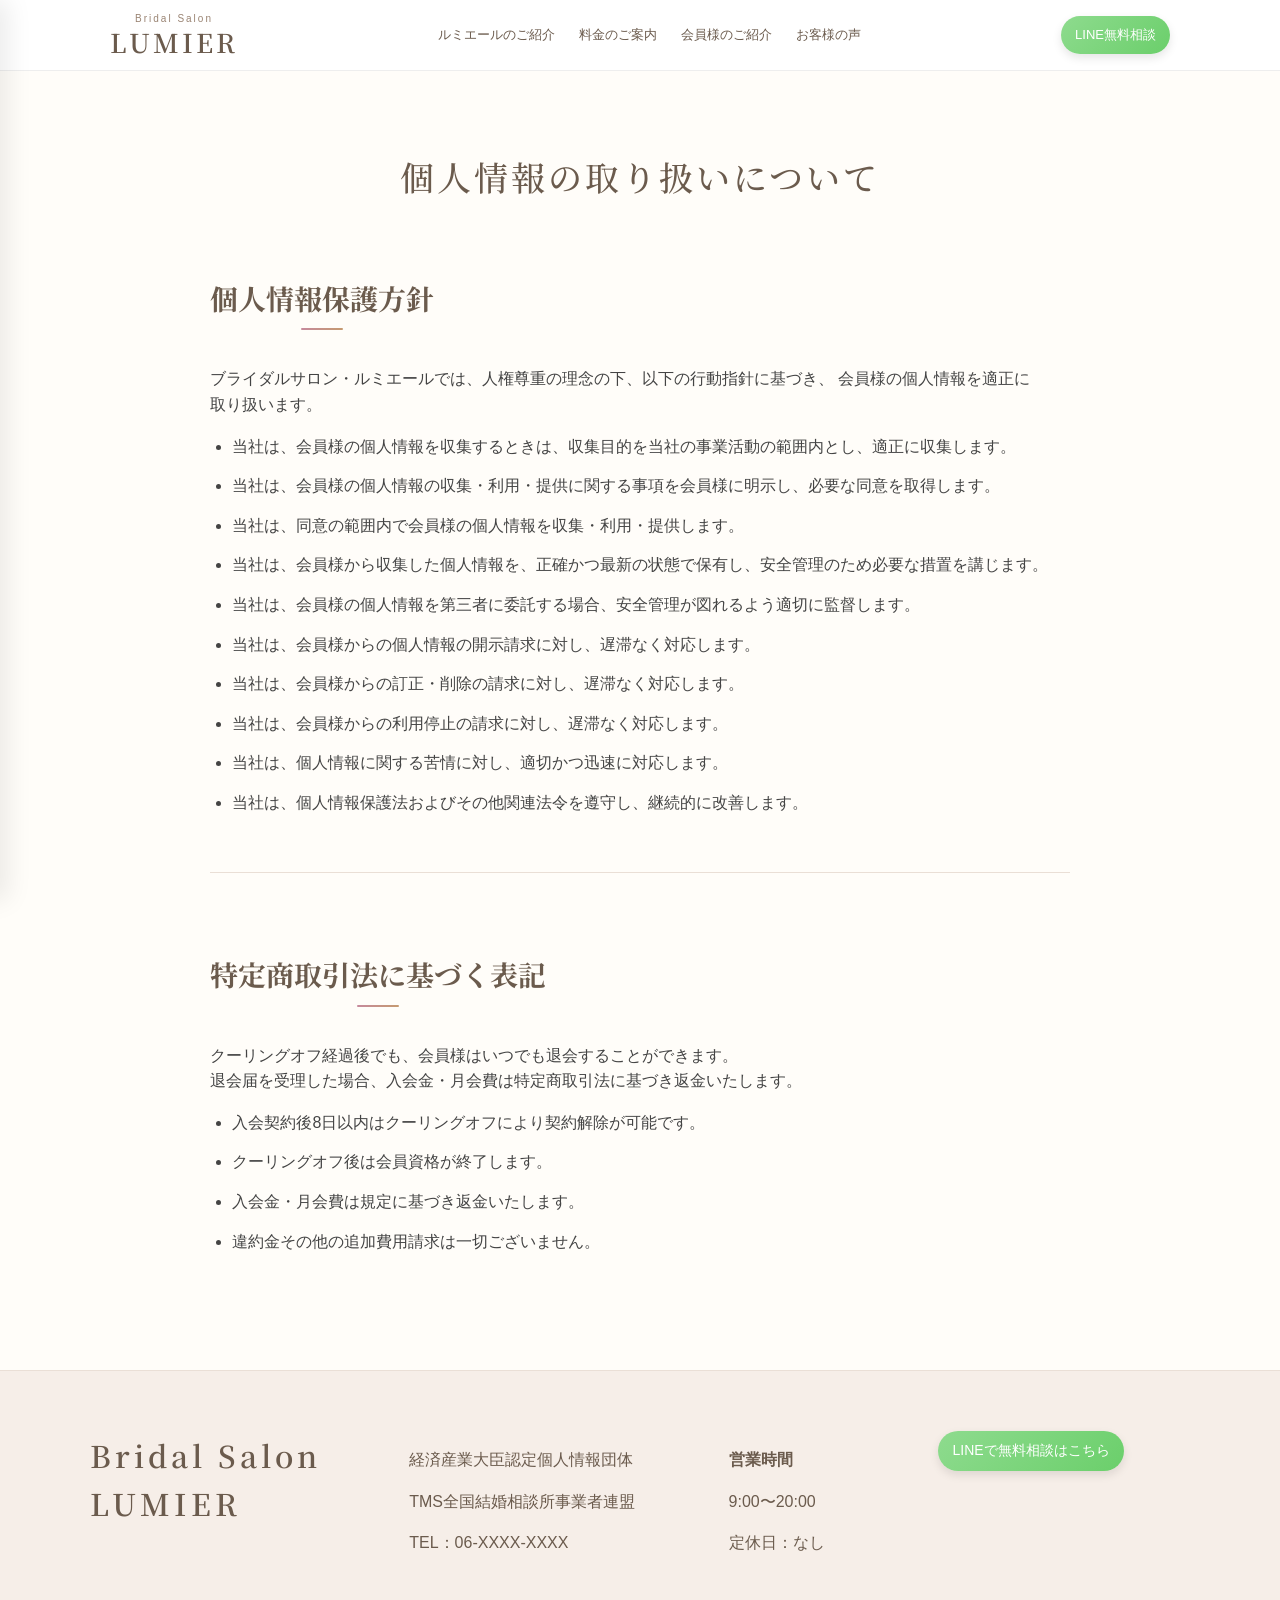
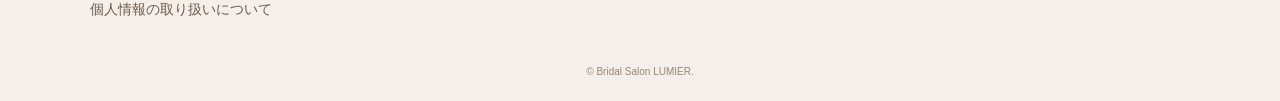
<file: privacy/index.html>
<!DOCTYPE html>
<html lang="ja">
  <head>
    <meta charset="utf-8">
    <meta name="viewport" content="width=device-width, initial-scale=1">
    <title>個人情報の取り扱いについて | Bridal Salon LUMIER</title>
    <meta name="description" content="Bridal Salon LUMIERの個人情報保護方針と特定商取引法に基づく表記です。">
    <link rel="preconnect" href="https://fonts.googleapis.com">
    <link rel="preconnect" href="https://fonts.gstatic.com" crossorigin>
    <link href="https://fonts.googleapis.com/css2?family=Noto+Serif+JP:wght@400;600&family=Inter:wght@300;400;600&display=swap" rel="stylesheet">
    <link rel="stylesheet" href="/assets/styles.css">
  </head>
  <body>
    <header class="header">
      <div class="container">
        <button class="menu-toggle" id="menu-toggle" aria-label="メニューを開く">☰</button>
        <a href="/" class="logo"><span>Bridal Salon</span>LUMIER</a>
        <nav class="pc-nav" aria-label="メインナビゲーション">
          <a href="/about/">ルミエールのご紹介</a>
          <a href="/price/">料金のご案内</a>
          <a href="/members/">会員様のご紹介</a>
          <a href="/voices/">お客様の声</a>
        </nav>
        <div class="header-right">
          <a href="https://line.me/R/ti/p/@214sfchk" class="line-btn" target="_blank" rel="noopener">LINE無料相談</a>
        </div>
      </div>
      <div class="overlay" id="overlay"></div>
      <nav class="mobile-nav" id="mobile-nav" aria-label="スマホメニュー">
        <button class="menu-close" id="menu-close" aria-label="メニューを閉じる">×</button>
        <a href="/about/">ルミエールのご紹介</a>
        <a href="/price/">料金のご案内</a>
        <a href="/members/">会員様のご紹介</a>
        <a href="/voices/">お客様の声</a>
        <a href="https://line.me/R/ti/p/@214sfchk">LINE相談</a>
      </nav>
    </header>

    <main>
      <section class="policy">
        <h1>個人情報の取り扱いについて</h1>
        <h2>個人情報保護方針</h2>
        <p>
          ブライダルサロン・ルミエールでは、人権尊重の理念の下、以下の行動指針に基づき、
          会員様の個人情報を適正に取り扱います。
        </p>
        <ul>
          <li>当社は、会員様の個人情報を収集するときは、収集目的を当社の事業活動の範囲内とし、適正に収集します。</li>
          <li>当社は、会員様の個人情報の収集・利用・提供に関する事項を会員様に明示し、必要な同意を取得します。</li>
          <li>当社は、同意の範囲内で会員様の個人情報を収集・利用・提供します。</li>
          <li>当社は、会員様から収集した個人情報を、正確かつ最新の状態で保有し、安全管理のため必要な措置を講じます。</li>
          <li>当社は、会員様の個人情報を第三者に委託する場合、安全管理が図れるよう適切に監督します。</li>
          <li>当社は、会員様からの個人情報の開示請求に対し、遅滞なく対応します。</li>
          <li>当社は、会員様からの訂正・削除の請求に対し、遅滞なく対応します。</li>
          <li>当社は、会員様からの利用停止の請求に対し、遅滞なく対応します。</li>
          <li>当社は、個人情報に関する苦情に対し、適切かつ迅速に対応します。</li>
          <li>当社は、個人情報保護法およびその他関連法令を遵守し、継続的に改善します。</li>
        </ul>
        <hr>
        <h2>特定商取引法に基づく表記</h2>
        <p>
          クーリングオフ経過後でも、会員様はいつでも退会することができます。<br>
          退会届を受理した場合、入会金・月会費は特定商取引法に基づき返金いたします。
        </p>
        <ul>
          <li>入会契約後8日以内はクーリングオフにより契約解除が可能です。</li>
          <li>クーリングオフ後は会員資格が終了します。</li>
          <li>入会金・月会費は規定に基づき返金いたします。</li>
          <li>違約金その他の追加費用請求は一切ございません。</li>
        </ul>
      </section>
    </main>

    <footer class="footer">
      <div class="footer-container">
        <div class="footer-logo">Bridal Salon LUMIER</div>
        <div class="footer-info">
          <p>経済産業大臣認定個人情報団体</p>
          <p>TMS全国結婚相談所事業者連盟</p>
          <p>TEL：06-XXXX-XXXX</p>
        </div>
        <div class="footer-hours">
          <p><strong>営業時間</strong></p>
          <p>9:00〜20:00</p>
          <p>定休日：なし</p>
        </div>
        <div class="footer-line">
          <a href="https://line.me/R/ti/p/@214sfchk" class="line-btn" target="_blank" rel="noopener">LINEで無料相談はこちら</a>
        </div>
        <div class="footer-links">
          <a href="/privacy/">個人情報の取り扱いについて</a>
        </div>
      </div>
      <div class="footer-bottom">
        <small>© Bridal Salon LUMIER.</small>
      </div>
    </footer>
    <script src="/assets/site.js" defer></script>
  </body>
</html>
</file>
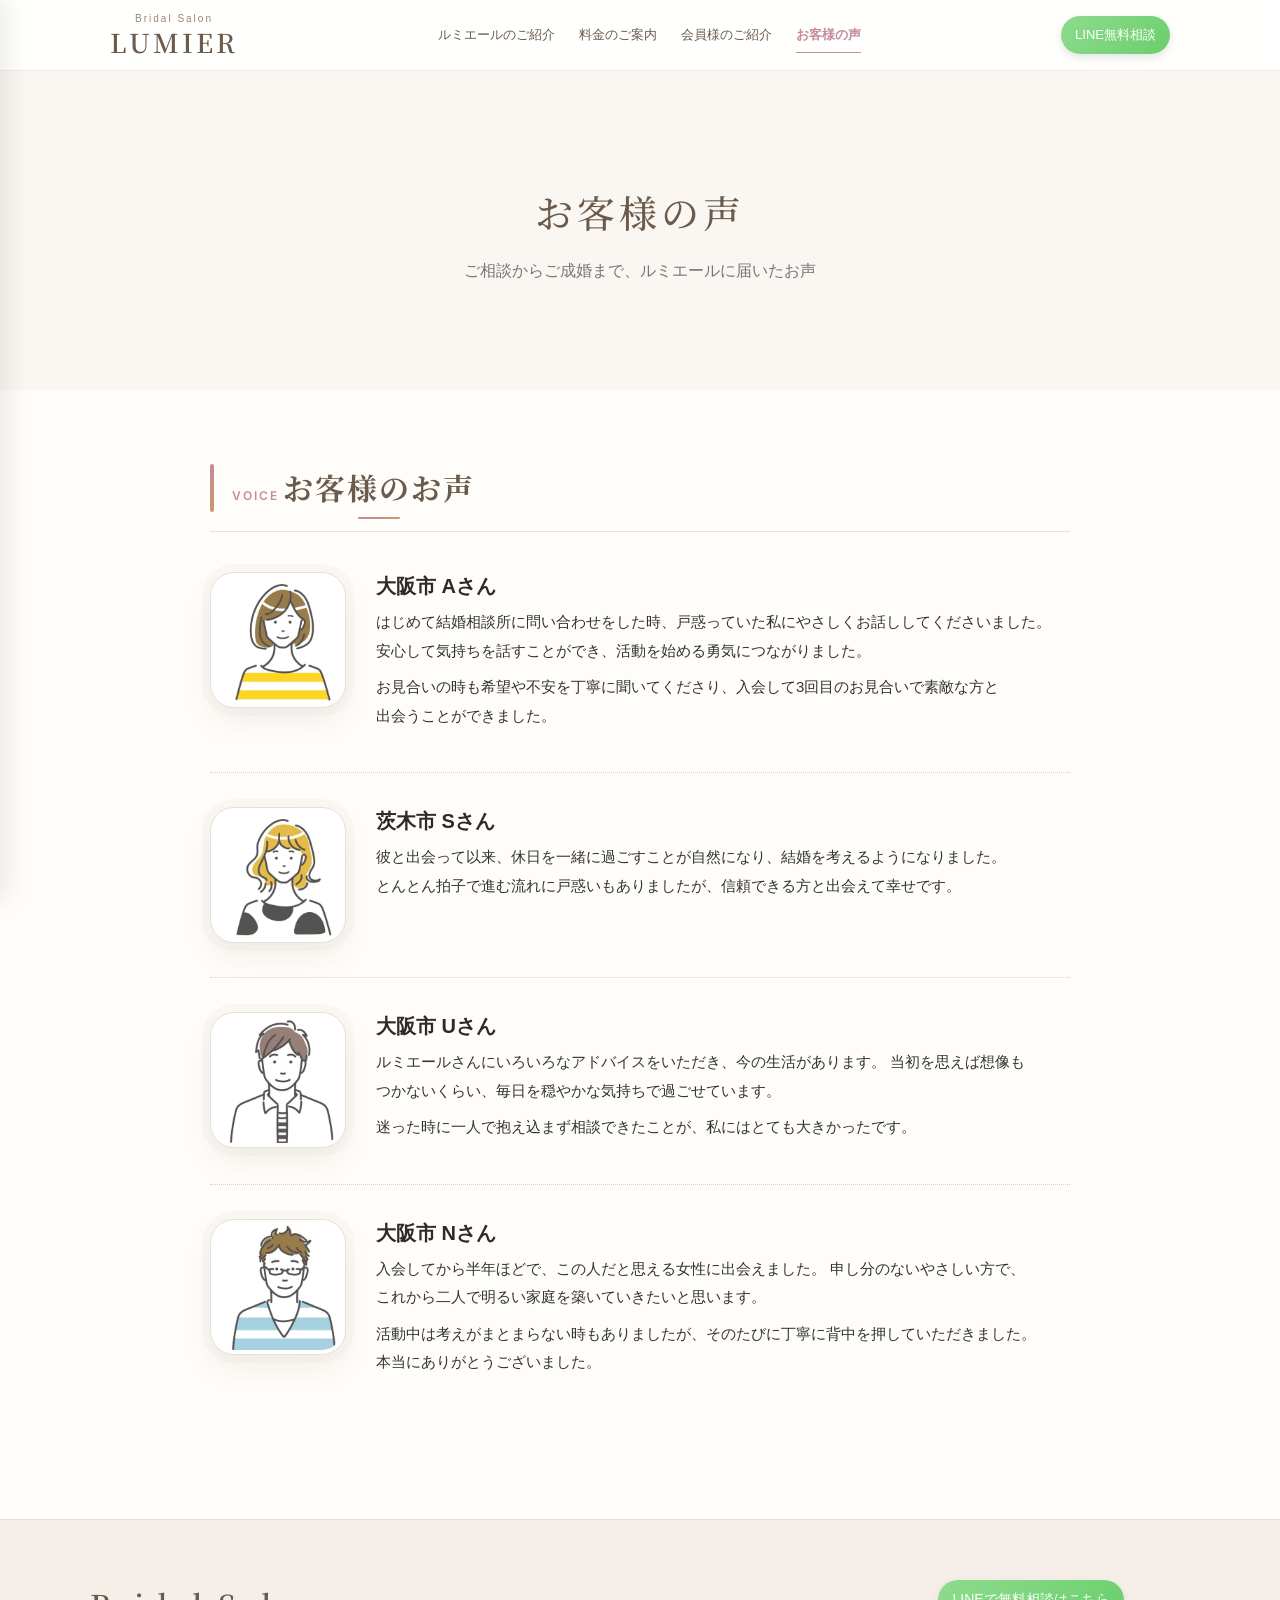
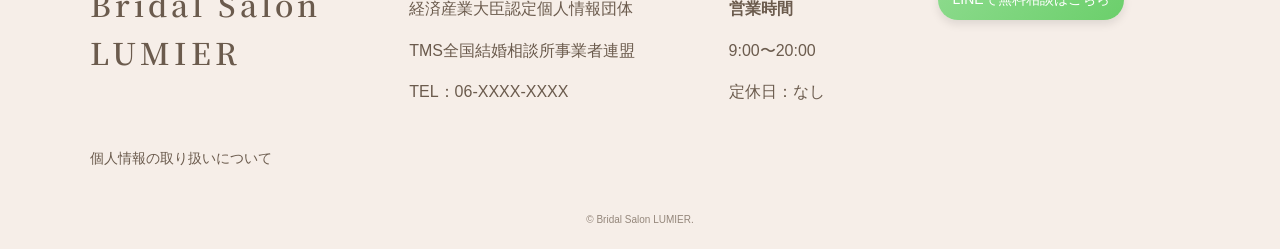
<file: voices/index.html>
<!DOCTYPE html>
<html lang="ja">
  <head>
    <meta charset="utf-8">
    <meta name="viewport" content="width=device-width, initial-scale=1">
    <title>お客様の声 | Bridal Salon LUMIER</title>
    <meta name="description" content="Bridal Salon LUMIERで活動されたお客様から届いた、出会いとご成婚への声をご紹介します。">
    <link rel="preconnect" href="https://fonts.googleapis.com">
    <link rel="preconnect" href="https://fonts.gstatic.com" crossorigin>
    <link href="https://fonts.googleapis.com/css2?family=Noto+Serif+JP:wght@400;600&family=Inter:wght@300;400;600&display=swap" rel="stylesheet">
    <link rel="stylesheet" href="/assets/styles.css">
  </head>
  <body>
    <header class="header">
      <div class="container">
        <button class="menu-toggle" id="menu-toggle" aria-label="メニューを開く">☰</button>
        <a href="/" class="logo"><span>Bridal Salon</span>LUMIER</a>
        <nav class="pc-nav" aria-label="メインナビゲーション">
          <a href="/about/">ルミエールのご紹介</a>
          <a href="/price/">料金のご案内</a>
          <a href="/members/">会員様のご紹介</a>
          <a href="/voices/" aria-current="page">お客様の声</a>
        </nav>
        <div class="header-right">
          <a href="https://line.me/R/ti/p/@214sfchk" class="line-btn" target="_blank" rel="noopener">LINE無料相談</a>
        </div>
      </div>
      <div class="overlay" id="overlay"></div>
      <nav class="mobile-nav" id="mobile-nav" aria-label="スマホメニュー">
        <button class="menu-close" id="menu-close" aria-label="メニューを閉じる">×</button>
        <a href="/about/">ルミエールのご紹介</a>
        <a href="/price/">料金のご案内</a>
        <a href="/members/">会員様のご紹介</a>
        <a href="/voices/" aria-current="page">お客様の声</a>
        <a href="https://line.me/R/ti/p/@214sfchk">LINE相談</a>
      </nav>
    </header>

    <main>
      <section class="page-hero">
        <h1>お客様の声</h1>
        <p><span class="text-chunk">ご相談からご成婚まで、</span><span class="text-chunk">ルミエールに届いたお声</span></p>
      </section>

      <section class="voices-section">
        <div class="voices-layout">
          <div class="voices-main">
            <div class="voices-title">
              <span class="voices-title-mark">Voice</span>
              <h2>お客様のお声</h2>
            </div>

            <article class="voice-item">
              <img src="/assets/images/members/female-01.jpg" alt="大阪市 Aさんのイラスト" class="voice-photo">
              <div class="voice-body">
                <h3>大阪市 Aさん</h3>
                <p>
                  はじめて結婚相談所に問い合わせをした時、戸惑っていた私にやさしくお話ししてくださいました。
                  安心して気持ちを話すことができ、活動を始める勇気につながりました。
                </p>
                <p>
                  お見合いの時も希望や不安を丁寧に聞いてくださり、入会して3回目のお見合いで素敵な方と出会うことができました。
                </p>
              </div>
            </article>

            <article class="voice-item">
              <img src="/assets/images/members/female-02.jpg" alt="茨木市 Sさんのイラスト" class="voice-photo">
              <div class="voice-body">
                <h3>茨木市 Sさん</h3>
                <p>
                  彼と出会って以来、休日を一緒に過ごすことが自然になり、結婚を考えるようになりました。
                  とんとん拍子で進む流れに戸惑いもありましたが、信頼できる方と出会えて幸せです。
                </p>
              </div>
            </article>

            <article class="voice-item">
              <img src="/assets/images/members/male-02.jpg" alt="大阪市 Uさんのイラスト" class="voice-photo">
              <div class="voice-body">
                <h3>大阪市 Uさん</h3>
                <p>
                  ルミエールさんにいろいろなアドバイスをいただき、今の生活があります。
                  当初を思えば想像もつかないくらい、毎日を穏やかな気持ちで過ごせています。
                </p>
                <p>
                  迷った時に一人で抱え込まず相談できたことが、私にはとても大きかったです。
                </p>
              </div>
            </article>

            <article class="voice-item">
              <img src="/assets/images/members/male-03.jpg" alt="大阪市 Nさんのイラスト" class="voice-photo">
              <div class="voice-body">
                <h3>大阪市 Nさん</h3>
                <p>
                  入会してから半年ほどで、この人だと思える女性に出会えました。
                  申し分のないやさしい方で、これから二人で明るい家庭を築いていきたいと思います。
                </p>
                <p>
                  活動中は考えがまとまらない時もありましたが、そのたびに丁寧に背中を押していただきました。
                  本当にありがとうございました。
                </p>
              </div>
            </article>
          </div>
        </div>
      </section>
    </main>

    <footer class="footer">
      <div class="footer-container">
        <div class="footer-logo">Bridal Salon LUMIER</div>
        <div class="footer-info">
          <p>経済産業大臣認定個人情報団体</p>
          <p>TMS全国結婚相談所事業者連盟</p>
          <p>TEL：06-XXXX-XXXX</p>
        </div>
        <div class="footer-hours">
          <p><strong>営業時間</strong></p>
          <p>9:00〜20:00</p>
          <p>定休日：なし</p>
        </div>
        <div class="footer-line">
          <a href="https://line.me/R/ti/p/@214sfchk" class="line-btn" target="_blank" rel="noopener">LINEで無料相談はこちら</a>
        </div>
        <div class="footer-links">
          <a href="/privacy/">個人情報の取り扱いについて</a>
        </div>
      </div>
      <div class="footer-bottom">
        <small>© Bridal Salon LUMIER.</small>
      </div>
    </footer>
    <script src="/assets/site.js" defer></script>
  </body>
</html>
</file>
<file: assets/styles.css>
* {
  box-sizing: border-box;
}

/* ベース */
body {
  margin: 0;
  font-family: "Helvetica Neue", Arial, sans-serif;
  color: #444;
  line-height: 1.6;
  line-break: strict;
  word-break: auto-phrase;
  background: #fffdf9;
  overflow-x: hidden;
}

body.motion-ready {
  --tilt-x: 0deg;
  --tilt-y: 0deg;
}

a {
  text-decoration: none;
  color: inherit;
}

.text-chunk {
  display: inline-block;
}

/* ヘッダー */
.header {
  position: fixed;
  top: 0;
  width: 100%;
  background: rgba(255,255,255,0.9);
  backdrop-filter: blur(10px);
  border-bottom: 1px solid #eee;
  z-index: 1000;
  transition:
    background 0.3s ease,
    box-shadow 0.3s ease,
    transform 0.3s ease;
}

.header.scrolled {
  background: rgba(255,253,249,0.96);
  box-shadow: 0 10px 30px rgba(107, 91, 77, 0.08);
}

.container {
  max-width: 1100px;
  margin: 0 auto;
  display: flex;
  align-items: center;
  justify-content: space-between;
  height: 70px;
  padding: 0 20px;
}

.logo {
  display: flex;
  flex-direction: column;
  align-items: center;
  font-family: "Noto Serif JP", "Yu Mincho", "Hiragino Mincho ProN", serif;
  font-size: 26px;
  font-weight: 600;
  letter-spacing: 3px;
  line-height: 1.1;
  color: #6b5b4d;
  white-space: nowrap;
  transition: transform 0.3s ease, color 0.3s ease;
}

.logo:hover {
  color: #8b6d58;
  transform: translateY(-1px);
}

.logo span {
  margin-bottom: 4px;
  font-family: "Helvetica Neue", Arial, sans-serif;
  font-size: 10px;
  font-weight: 500;
  letter-spacing: 2px;
  color: #9a8473;
}

.pc-nav {
  display: flex;
}

.pc-nav a {
  position: relative;
  margin: 0 12px;
  font-size: 13px;
  color: #6b5b4d;
  transition: 0.3s;
}

.pc-nav a::after {
  content: "";
  position: absolute;
  left: 0;
  right: 0;
  bottom: -8px;
  height: 1px;
  background: linear-gradient(90deg, #c68a9d, #c59a70);
  transform: scaleX(0);
  transform-origin: center;
  transition: transform 0.3s ease;
}

.pc-nav a:hover {
  color: #b89b74;
}

.pc-nav a:hover::after,
.pc-nav a[aria-current="page"]::after {
  transform: scaleX(1);
}

.pc-nav a[aria-current="page"] {
  color: #c68a9d;
  font-weight: 600;
}

.line-btn {
  position: relative;
  display: inline-flex;
  align-items: center;
  justify-content: center;
  background: linear-gradient(135deg, #8edb8e, #6bcf6b);
  color: #fff;
  padding: 10px 14px;
  border-radius: 20px;
  font-size: 13px;
  line-height: 1.4;
  white-space: nowrap;
  box-shadow: 0 4px 10px rgba(0,0,0,0.1);
  overflow: hidden;
  transition: transform 0.25s ease, box-shadow 0.25s ease;
}

.line-btn:hover {
  transform: translateY(-2px);
  box-shadow: 0 10px 22px rgba(83, 166, 93, 0.22);
}

.menu-toggle {
  display: none;
  font-size: 26px;
  color: #6b5b4d;
  background: none;
  border: none;
  cursor: pointer;
}

.mobile-nav {
  position: fixed;
  top: 0;
  left: -260px;
  width: 260px;
  height: 100vh;
  background: #fffdf9;
  padding: 80px 20px;
  display: flex;
  flex-direction: column;
  gap: 20px;
  transition: 0.3s;
  z-index: 1002;
  box-shadow: 8px 0 24px rgba(0,0,0,0.08);
}

.mobile-nav a {
  font-size: 16px;
  color: #444;
}

.mobile-nav a[aria-current="page"] {
  color: #c68a9d;
  font-weight: 600;
}

.mobile-nav.active {
  left: 0;
}

.menu-close {
  position: absolute;
  top: 22px;
  right: 22px;
  width: 36px;
  height: 36px;
  border: none;
  background: none;
  color: #6b5b4d;
  font-size: 30px;
  line-height: 1;
  cursor: pointer;
}

.overlay {
  position: fixed;
  top: 0;
  left: 0;
  width: 100%;
  height: 100%;
  background: rgba(0,0,0,0.3);
  display: none;
  z-index: 1001;
}

.overlay.active {
  display: block;
}

/* ヒーロー */
.hero {
  position: relative;
  height: calc(100vh - 70px);
  margin-top: 70px;
  display: flex;
  align-items: center;
  justify-content: center;
  text-align: center;
  color: #fff;
  overflow: hidden;
}

.hero::before {
  content: "";
  position: absolute;
  inset: 0;
  background: linear-gradient(
    90deg,
    rgba(255, 255, 255, 0.28),
    rgba(255, 255, 255, 0.08)
  );
  z-index: 1;
}

.hero::after {
  content: "";
  position: absolute;
  inset: 0;
  background-image: var(--hero-image);
  background-size: cover;
  background-position: center;
  filter: brightness(0.86) saturate(0.94);
  transform: scale(1.02);
  animation: heroImageGlow 2.8s ease-out forwards;
  z-index: 0;
}

.hero-content {
  position: relative;
  z-index: 2;
  padding: 40px;
  border-radius: 12px;
}

.hero-fleck {
  position: absolute;
  left: var(--fleck-left);
  top: var(--fleck-top);
  z-index: 1;
  width: var(--fleck-size);
  height: var(--fleck-size);
  border: 1px solid rgba(255, 255, 255, 0.65);
  border-radius: 2px;
  background: rgba(255, 255, 255, 0.42);
  box-shadow: 0 0 14px rgba(255, 244, 218, 0.8);
  opacity: 0;
  pointer-events: none;
  transform: translate3d(0, 0, 0) rotate(45deg);
  animation: fleckFloat var(--fleck-duration) ease-in-out var(--fleck-delay) infinite;
}

@keyframes heroImageGlow {
  from {
    filter: brightness(0.86) saturate(0.94);
    opacity: 0.88;
  }

  to {
    filter: brightness(1) saturate(1);
    opacity: 1;
  }
}

@keyframes fleckFloat {
  0% {
    opacity: 0;
    transform: translate3d(0, 16px, 0) rotate(45deg) scale(0.75);
  }

  24%,
  74% {
    opacity: var(--fleck-opacity);
  }

  100% {
    opacity: 0;
    transform: translate3d(var(--fleck-drift), -44px, 0) rotate(135deg) scale(1.08);
  }
}

@media (prefers-reduced-motion: reduce) {
  *,
  *::before,
  *::after {
    scroll-behavior: auto !important;
    animation-duration: 0.01ms !important;
    animation-iteration-count: 1 !important;
    transition-duration: 0.01ms !important;
  }

  .hero::after,
  .hero-fleck {
    animation: none;
  }
}

.hero h1 {
  font-family: 'Noto Serif JP', serif;
  font-size: clamp(30px, 3.2vw, 42px);
  font-weight: 500;
  letter-spacing: 4px;
  line-height: 1.55;
  margin-bottom: 10px;
  text-shadow: 0 3px 12px rgba(0,0,0,0.25);
  animation: heroTextIn 0.95s cubic-bezier(.2,.8,.2,1) 0.12s both;
}

.hero p {
  font-family: 'Noto Serif JP', serif;
  font-size: 18px;
  letter-spacing: 3px;
  margin-top: 20px;
  opacity: 0.95;
  text-shadow: 0 2px 8px rgba(0,0,0,0.25);
  animation: heroTextIn 0.95s cubic-bezier(.2,.8,.2,1) 0.28s both;
}

.hero .btn {
  animation: heroTextIn 0.95s cubic-bezier(.2,.8,.2,1) 0.44s both;
}

@keyframes heroTextIn {
  from {
    opacity: 0;
    transform: translateY(18px);
  }

  to {
    opacity: 1;
    transform: translateY(0);
  }
}

.btn {
  position: relative;
  display: inline-block;
  margin-top: 30px;

  background: linear-gradient(135deg, rgba(255,182,193,0.7), rgba(255,220,230,0.7));
  color: #fff;
  padding: 12px 28px;
  border-radius: 999px;
  font-size: 16px;
  letter-spacing: 1px;
  white-space: nowrap;

  backdrop-filter: blur(6px);
  border: 1px solid rgba(255,255,255,0.4);

  box-shadow: 0 8px 20px rgba(255,182,193,0.25);
  transition: 0.3s;
  overflow: hidden;
  isolation: isolate;
}

.btn::after {
  content: "";
  position: absolute;
  inset: -40% -60%;
  z-index: -1;
  background: linear-gradient(
    105deg,
    transparent 34%,
    rgba(255,255,255,0.55) 48%,
    transparent 62%
  );
  transform: translateX(-90%) rotate(8deg);
  transition: transform 0.75s ease;
}

.btn:hover {
  transform: translateY(-2px);
  background: linear-gradient(135deg, rgba(255,182,193,0.9), rgba(255,220,230,0.9));
}

.btn:hover::after {
  transform: translateX(90%) rotate(8deg);
}

/* 共通セクション */
section {
  padding: 100px 20px;
  text-align: center;
}

.gray {
  background: #faf7f3;
}

h2 {
  position: relative;
  display: inline-block;
  font-family: 'Noto Serif JP', serif;
  font-size: 28px;
  margin-bottom: 30px;
  color: #6b5b4d;
}

h2::after {
  content: "";
  position: absolute;
  left: 50%;
  bottom: -10px;
  width: 42px;
  height: 2px;
  background: linear-gradient(90deg, #c68a9d, #c59a70);
  border-radius: 999px;
  transform: translateX(-50%);
}

/* ルミエール紹介 */
#about {
  background:
    linear-gradient(180deg, #fffdf9, #fffaf6),
    radial-gradient(circle at 12% 20%, rgba(255, 226, 235, 0.5), transparent 28%);
}

.about-copy {
  max-width: 820px;
  margin: 0 auto;
  padding: 0 1rem;
  color: #5d534d;
  font-size: 16px;
  line-height: 2.1;
}

.about-copy p {
  margin: 0 0 18px;
  line-height: 1.9;
  word-break: normal;
}

.about-copy p:last-child {
  margin-bottom: 0;
}

.center-ul {
  list-style: none;
  padding: 0;
  margin: 1.5rem auto;
  max-width: 480px;
  display: table;
}

.center-ul li {
  line-height: 1.9;
  padding-left: 1.4em;
  position: relative;
}

.center-ul li::before {
  content: "◇";
  position: absolute;
  left: 0;
  color: var(--color-accent, #c9a96e);
  font-size: 0.75em;
  top: 0.35em;
}

.about-points {
  list-style: none;
  padding: 0;
  margin: 56px auto 0;
  max-width: 980px;

  display: grid;
  grid-template-columns: repeat(2, minmax(0, 1fr));
  gap: 16px;
}

.about-points li {
  position: relative;
  display: flex;
  flex-direction: column;
  justify-content: center;
  min-height: 146px;

  background:
    linear-gradient(135deg, rgba(255, 255, 255, 0.96), rgba(255, 250, 246, 0.88)),
    radial-gradient(circle at 96% 10%, rgba(239, 212, 221, 0.38), transparent 34%);
  border: 1px solid rgba(214, 186, 172, 0.28);

  border-radius: 18px;

  padding: 26px 28px 26px 34px;

  font-size: 15px;
  line-height: 1.9;
  letter-spacing: 0;

  color: #5f4d4d;

  box-shadow: 0 10px 30px rgba(190, 160, 160, 0.08);

  backdrop-filter: blur(8px);

  transition: all 0.3s ease;
}

.about-points li:nth-child(5) {
  grid-column: 1 / -1;
  min-height: 124px;
  padding-right: min(160px, 16vw);
}

.about-points li::before {
  content: "";

  position: absolute;
  left: 18px;
  top: 26px;
  bottom: 26px;

  width: 3px;
  height: auto;

  border-radius: 999px;

  background: linear-gradient(
    180deg,
    #e7c6cf,
    #d8b68d
  );

  box-shadow: 0 0 0 5px rgba(231, 198, 207, 0.12);
}

.about-point-title,
.about-point-copy {
  display: block;
}

.about-point-title {
  color: #6b5b4d;
  font-family: 'Noto Serif JP', serif;
  font-size: 17px;
  font-weight: 600;
  line-height: 1.7;
}

.about-point-copy {
  margin-top: 8px;
  color: #766a62;
  font-size: 14px;
  line-height: 1.85;
}

.about-points li:hover {
  transform: translateY(-3px);

  box-shadow: 0 16px 38px rgba(190, 160, 160, 0.14);
}

@media (max-width: 768px) {
  .about-points {
    margin-top: 40px;
    gap: 14px;
    grid-template-columns: 1fr;
  }

  .about-points li {
    min-height: auto;
    padding: 22px 22px 22px 32px;
    font-size: 14px;
    border-radius: 18px;
  }

  .about-points li:nth-child(5) {
    grid-column: auto;
    min-height: auto;
    padding-right: 22px;
  }

  .about-points li::before {
    left: 16px;
    top: 24px;
    bottom: 24px;
  }

  .about-point-title {
    font-size: 16px;
  }

  .about-point-copy {
    font-size: 13px;
  }
}

/* お知らせ */
.news-section {
  position: relative;
  overflow: hidden;
  padding: 92px 20px 120px;
  background:
    linear-gradient(180deg, #fffdf9 0%, #fffaf6 48%, #faf1ee 100%),
    radial-gradient(circle at 12% 18%, rgba(255, 226, 235, 0.52), transparent 30%),
    radial-gradient(circle at 88% 82%, rgba(216, 182, 141, 0.2), transparent 28%);
}

.news-section::before,
.news-section::after {
  content: "";
  position: absolute;
  left: 50%;
  width: min(940px, 86vw);
  height: 1px;
  background: linear-gradient(90deg, transparent, rgba(198, 138, 157, 0.38), rgba(197, 154, 112, 0.28), transparent);
  opacity: 1;
  transform: translateX(-50%);
}

.news-section::before {
  top: 56px;
}

.news-section::after {
  bottom: 56px;
}

.news-heading {
  position: relative;
  z-index: 2;
  max-width: 760px;
  margin: 0 auto 28px;
}

.news-heading h2 {
  margin-top: 6px;
  color: #6b5b4d;
  font-family: "Noto Serif JP", "Yu Mincho", "Hiragino Mincho ProN", serif;
  font-size: 36px;
  font-weight: 600;
  letter-spacing: 4px;
}

.news-heading p {
  margin: 22px 0 0;
  color: #5d534d;
  font-size: 15px;
  line-height: 1.9;
}

.news-stage {
  position: relative;
  height: 500px;
  max-width: 1080px;
  margin: 0 auto;
  perspective: 1200px;
  touch-action: pan-y;
}

.news-dots {
  display: flex;
  justify-content: center;
  gap: 8px;
  margin-top: 20px;
}

.news-dot {
  width: 7px;
  height: 7px;
  border-radius: 50%;
  background: rgba(198, 138, 157, 0.28);
  border: none;
  padding: 0;
  cursor: pointer;
  transition: background 0.22s ease, transform 0.22s ease;
}

.news-dot.is-active {
  background: #c68a9d;
  transform: scale(1.25);
}

.news-card {
  position: absolute;
  top: 36px;
  left: 50%;
  display: grid;
  grid-template-rows: auto auto auto auto 1fr auto;
  width: min(330px, 76vw);
  min-height: 420px;
  padding: 22px 22px 24px;
  border: 1px solid rgba(234, 223, 214, 0.95);
  border-radius: 18px;
  background:
    linear-gradient(180deg, rgba(255,255,255,0.96), rgba(255,250,246,0.92)),
    repeating-linear-gradient(0deg, rgba(107, 91, 77, 0.035) 0 1px, transparent 1px 9px),
    radial-gradient(circle at 14% 10%, rgba(255, 226, 235, 0.62), transparent 34%);
  color: #5f5149;
  font: inherit;
  text-align: left;
  box-shadow:
    0 16px 38px rgba(107, 91, 77, 0.08),
    8px 10px 0 rgba(234, 223, 214, 0.58),
    inset 0 0 0 8px rgba(255, 255, 255, 0.58);
  cursor: pointer;
  filter: blur(var(--news-blur, 0));
  opacity: var(--news-opacity, 1);
  transform:
    translateX(calc(-50% + var(--news-x, 0px)))
    translateZ(var(--news-z, 0px))
    rotateY(var(--news-rotate, 0deg))
    scale(var(--news-scale, 1));
  transition:
    filter 0.42s ease,
    opacity 0.42s ease,
    transform 0.55s cubic-bezier(.2,.8,.2,1),
    box-shadow 0.28s ease;
}

.news-card:hover,
.news-card:focus-visible {
  border-color: rgba(239, 212, 221, 0.95);
  box-shadow:
    0 24px 52px rgba(107, 91, 77, 0.14),
    10px 12px 0 rgba(239, 212, 221, 0.72),
    inset 0 0 0 8px rgba(255, 255, 255, 0.68);
  transform:
    translateX(calc(-50% + var(--news-x, 0px)))
    translateY(-8px)
    translateZ(var(--news-z, 0px))
    rotateY(var(--news-rotate, 0deg))
    scale(calc(var(--news-scale, 1) + 0.04));
}

.news-card:focus-visible {
  outline: 3px solid #c68a9d;
  outline-offset: 5px;
}

.news-paper-label {
  justify-self: start;
  margin-bottom: 16px;
  padding: 4px 8px;
  border: 1px solid rgba(198, 138, 157, 0.2);
  border-radius: 999px;
  background: rgba(255, 246, 249, 0.86);
  box-shadow: 0 8px 18px rgba(198, 138, 157, 0.1);
  color: #c06f89;
  font-family: "Inter", "Helvetica Neue", Arial, sans-serif;
  font-size: 12px;
  font-weight: 800;
  letter-spacing: 1px;
  text-transform: uppercase;
}

.news-date {
  display: block;
  padding-bottom: 12px;
  border-bottom: 1px solid rgba(198, 138, 157, 0.24);
  color: #8b7b70;
  font-family: "Inter", "Helvetica Neue", Arial, sans-serif;
  font-size: 12px;
  font-weight: 600;
}

.news-card strong {
  margin: 16px 0 14px;
  font-family: "Noto Serif JP", "Yu Mincho", "Hiragino Mincho ProN", serif;
  font-size: 26px;
  line-height: 1.38;
  letter-spacing: 1px;
}

.news-rule {
  display: block;
  height: 4px;
  margin-bottom: 18px;
  border-top: 2px solid #c68a9d;
  border-bottom: 1px solid rgba(197, 154, 112, 0.58);
}

.news-copy {
  color: #3f3934;
  font-size: 13px;
  line-height: 1.95;
  max-width: 240px;
}

.news-thumb {
  display: block;
  position: relative;
  height: 108px;
  margin-top: 24px;
  border: 1px solid rgba(234, 223, 214, 0.8);
  border-radius: 14px;
  overflow: hidden;
  background: linear-gradient(135deg, #fce8ef 0%, #fdf6ee 60%, #f9ece3 100%);
}

.news-thumb::before {
  content: "";
  position: absolute;
  inset: 0;
  background:
    radial-gradient(ellipse at 16% 50%, rgba(198, 138, 157, 0.2) 0%, transparent 52%),
    radial-gradient(ellipse at 84% 50%, rgba(197, 154, 112, 0.15) 0%, transparent 52%);
}

.news-thumb::after {
  content: "✦";
  position: absolute;
  top: 50%;
  left: 50%;
  transform: translate(-50%, -50%);
  color: rgba(198, 138, 157, 0.3);
  font-size: 22px;
  letter-spacing: 0;
}

.has-image .news-thumb::before,
.has-image .news-thumb::after {
  display: none;
}

.news-thumb-img {
  position: absolute;
  inset: 0;
  width: 100%;
  height: 100%;
  object-fit: cover;
}

.news-modal-image {
  width: 100%;
  max-height: 220px;
  object-fit: cover;
  border-radius: 12px;
  margin-bottom: 20px;
}

.news-card[data-slot="0"] {
  --news-x: 0px;
  --news-z: 72px;
  --news-scale: 1;
  --news-rotate: 0deg;
  --news-opacity: 1;
  --news-blur: 0;
  z-index: 5;
}

.news-card[data-slot="1"] {
  --news-x: 315px;
  --news-z: -70px;
  --news-scale: 0.86;
  --news-rotate: -13deg;
  --news-opacity: 0.72;
  --news-blur: 0.7px;
  z-index: 4;
}

.news-card[data-slot="-1"] {
  --news-x: -315px;
  --news-z: -70px;
  --news-scale: 0.86;
  --news-rotate: 13deg;
  --news-opacity: 0.72;
  --news-blur: 0.7px;
  z-index: 4;
}

.news-card[data-slot="2"] {
  --news-x: 560px;
  --news-z: -190px;
  --news-scale: 0.72;
  --news-rotate: -20deg;
  --news-opacity: 0.28;
  --news-blur: 1.4px;
  z-index: 3;
}

.news-card[data-slot="-2"] {
  --news-x: -560px;
  --news-z: -190px;
  --news-scale: 0.72;
  --news-rotate: 20deg;
  --news-opacity: 0.28;
  --news-blur: 1.4px;
  z-index: 3;
}

.news-modal {
  position: fixed;
  inset: 0;
  z-index: 1200;
  display: grid;
  place-items: center;
  padding: 20px;
  background: rgba(47, 42, 38, 0.46);
  opacity: 0;
  pointer-events: none;
  transition: opacity 0.24s ease;
}

.news-modal.is-open {
  opacity: 1;
  pointer-events: auto;
}

.news-modal-panel {
  position: relative;
  width: min(620px, 100%);
  max-height: 85vh;
  overflow-y: auto;
  padding: 36px 34px 34px;
  border: 1px solid #eadfd6;
  border-radius: 18px;
  background: #fffdf9;
  color: #5f5149;
  text-align: left;
  box-shadow: 0 24px 52px rgba(107, 91, 77, 0.18);
  -webkit-overflow-scrolling: touch;
}

.news-modal-close {
  position: absolute;
  top: 16px;
  right: 16px;
  width: 34px;
  height: 34px;
  border: 1px solid rgba(198, 138, 157, 0.28);
  border-radius: 50%;
  background: rgba(255, 246, 249, 0.9);
  color: #b66f84;
  font-size: 24px;
  line-height: 1;
  cursor: pointer;
}

.news-modal-date {
  display: inline-block;
  margin-bottom: 12px;
  color: #8b7b70;
  font-family: "Inter", "Helvetica Neue", Arial, sans-serif;
  font-size: 13px;
  font-weight: 600;
}

.news-modal h2 {
  display: block;
  margin: 0 42px 18px 0;
  color: #6b5b4d;
  font-size: 28px;
  line-height: 1.45;
}

.news-modal h2::after {
  display: none;
}

.news-modal p {
  margin: 0;
  color: #4f4640;
  font-size: 15px;
  line-height: 1.95;
  white-space: pre-line;
}

/* ご成婚までの流れ */
.flow-section {
  position: relative;
  overflow: hidden;
  background:
    linear-gradient(180deg, #fbf7f3 0%, #fffaf6 52%, #faf1ee 100%);
}

.flow-section::before {
  content: "";
  position: absolute;
  top: 84px;
  left: 50%;
  width: min(860px, 84vw);
  height: min(860px, 84vw);
  border: 1px solid rgba(198, 138, 157, 0.12);
  border-radius: 50%;
  transform: translateX(-50%);
  pointer-events: none;
}

.flow-heading {
  position: relative;
  z-index: 1;
  max-width: 760px;
  margin: 0 auto 34px;
}

.flow-heading h2 {
  margin-top: 6px;
}

.flow-heading p {
  margin: 24px 0 0;
  color: #6a5f58;
  font-size: 15px;
  line-height: 1.9;
}

.flow-map {
  position: relative;
  z-index: 1;
  display: grid;
  grid-template-columns: repeat(6, 1fr);
  gap: 8px;
  max-width: 980px;
  margin: 0 auto 44px;
  padding: 0 8px;
}

.flow-map::before {
  content: "";
  position: absolute;
  top: 17px;
  left: 8%;
  right: 8%;
  height: 2px;
  background: linear-gradient(90deg, #eeb8c7, #d8b68d, #b8c9a8);
  opacity: 0.72;
}

.flow-map::after {
  content: "";
  position: absolute;
  top: 15px;
  left: 8%;
  width: 68px;
  height: 6px;
  border-radius: 999px;
  background: linear-gradient(90deg, transparent, rgba(255,255,255,0.86), transparent);
  filter: blur(1px);
  opacity: 0.88;
  animation: flowTrace 5.8s ease-in-out infinite;
}

.flow-map span {
  position: relative;
  display: grid;
  place-items: center;
  gap: 8px;
  color: #8b7b70;
  font-size: 12px;
  font-weight: 600;
  letter-spacing: 0;
}

.flow-map span::before {
  content: "";
  position: relative;
  z-index: 1;
  width: 34px;
  height: 34px;
  border: 6px solid #fffaf6;
  border-radius: 50%;
  background: linear-gradient(135deg, #f3b3c5, #d8b68d);
  box-shadow: 0 8px 18px rgba(107, 91, 77, 0.12);
  transition: transform 0.28s ease, box-shadow 0.28s ease, filter 0.28s ease;
}

.flow-map span::after {
  content: "";
  position: absolute;
  top: 7px;
  z-index: 2;
  width: 10px;
  height: 10px;
  border-radius: 50%;
  background: rgba(255,255,255,0.78);
  box-shadow: 0 0 10px rgba(255, 246, 249, 0.9);
  opacity: 0;
  transform: translate(7px, -4px) scale(0.7);
  transition: opacity 0.28s ease, transform 0.28s ease;
}

.flow-map span.is-active {
  color: #b66f84;
}

.flow-map span.is-active::before {
  filter: saturate(1.1) brightness(1.02);
  box-shadow:
    0 10px 22px rgba(198, 138, 157, 0.24),
    0 0 0 8px rgba(255, 246, 249, 0.78);
  animation: flowDotPulse 2.8s ease-in-out infinite;
  transform: scale(1.12);
}

.flow-map span.is-active::after {
  opacity: 1;
  transform: translate(7px, -4px) scale(1);
}

.flow-map span:nth-child(2)::before {
  animation-delay: 0.16s;
}

.flow-map span:nth-child(3)::before {
  animation-delay: 0.32s;
}

.flow-map span:nth-child(4)::before {
  animation-delay: 0.48s;
}

.flow-map span:nth-child(5)::before {
  animation-delay: 0.64s;
}

.flow-map span:nth-child(6)::before {
  animation-delay: 0.8s;
}

@keyframes flowTrace {
  0%,
  12% {
    opacity: 0;
    transform: translateX(0) scaleX(0.4);
  }

  20%,
  78% {
    opacity: 0.88;
  }

  92%,
  100% {
    opacity: 0;
    transform: translateX(min(760px, 72vw)) scaleX(0.7);
  }
}

@keyframes flowDotPulse {
  0%,
  100% {
    transform: scale(1.08);
  }

  50% {
    transform: scale(1.18);
  }
}

.flow-container {
  position: relative;
  z-index: 1;
  display: grid;
  grid-template-columns: repeat(3, 1fr);
  gap: 34px 30px;
  max-width: 1100px;
  margin: 0 auto;
  counter-reset: flow;
}

.flow-container::before {
  content: "";
  position: absolute;
  top: 50%;
  left: 5%;
  right: 5%;
  height: 3px;
  background: linear-gradient(90deg, transparent, rgba(198, 138, 157, 0.28), rgba(197, 154, 112, 0.3), transparent);
  transform: translateY(-50%);
  pointer-events: none;
}

.flow-item {
  position: relative;
  min-height: 390px;
  padding: 18px 18px 28px;
  border: 1px solid rgba(234, 223, 214, 0.9);
  border-radius: 18px;
  background:
    linear-gradient(180deg, rgba(255,255,255,0.94), rgba(255,250,246,0.9)),
    radial-gradient(circle at 16% 12%, rgba(255, 226, 235, 0.9), transparent 34%);
  box-shadow: 0 16px 38px rgba(107, 91, 77, 0.08);
  text-align: left;
  overflow: clip;
  transform: perspective(900px) rotateX(var(--tilt-x)) rotateY(var(--tilt-y));
  transition:
    transform 0.28s ease,
    box-shadow 0.28s ease,
    border-color 0.28s ease;
  will-change: transform;
}

.flow-item::before {
  content: "";
  position: absolute;
  inset: 10px;
  border: 1px solid rgba(255, 255, 255, 0.76);
  border-radius: 14px;
  pointer-events: none;
}

.flow-item::after {
  content: "";
  position: absolute;
  top: 28px;
  right: -28px;
  width: 92px;
  height: 92px;
  border-radius: 50%;
  background: rgba(246, 226, 213, 0.42);
  transition: transform 0.35s ease, opacity 0.35s ease;
  pointer-events: none;
}

.flow-item:nth-child(2),
.flow-item:nth-child(5) {
  margin-top: 28px;
}

.flow-item:hover {
  border-color: rgba(239, 212, 221, 0.95);
  box-shadow: 0 24px 52px rgba(107, 91, 77, 0.14);
  transform: perspective(900px) rotateX(var(--tilt-x)) rotateY(var(--tilt-y)) translateY(-8px);
}

.flow-item:hover::after {
  opacity: 0.78;
  transform: scale(1.18) translate(-8px, 8px);
}

.flow-step-label {
  position: relative;
  z-index: 1;
  display: inline-flex;
  align-items: center;
  min-height: 28px;
  margin: 0 0 12px;
  padding: 4px 12px;
  border: 1px solid rgba(198, 138, 157, 0.2);
  border-radius: 999px;
  background: rgba(255, 246, 249, 0.78);
  color: #c06f89;
  font-family: "Inter", "Helvetica Neue", Arial, sans-serif;
  font-size: 11px;
  font-weight: 600;
  letter-spacing: 1px;
  text-transform: uppercase;
}

.flow-image-wrap {
  position: relative;
  z-index: 1;
  overflow: hidden;
  border: 1px solid #eadfd6;
  border-radius: 14px;
  background: #fff;
  box-shadow: inset 0 0 0 6px rgba(250, 247, 243, 0.62);
}

.flow-image-wrap::after {
  content: "";
  position: absolute;
  inset: 0;
  background: linear-gradient(120deg, transparent 22%, rgba(255,255,255,0.54) 48%, transparent 72%);
  transform: translateX(-120%);
  transition: transform 0.72s ease;
  pointer-events: none;
}

.flow-item:hover .flow-image-wrap::after {
  transform: translateX(120%);
}

.flow-image {
  display: block;
  width: 100%;
  aspect-ratio: 24 / 13;
  background: #fff;
  object-fit: cover;
  transition: transform 0.45s ease, filter 0.45s ease;
}

.flow-item:hover .flow-image {
  filter: saturate(1.05) brightness(1.02);
  transform: scale(1.025);
}

.flow-number {
  position: relative;
  z-index: 1;
  width: 50px;
  height: 50px;
  margin: -20px 0 16px 12px;
  background: linear-gradient(135deg, #f1a9bd, #d8b68d);
  color: #fff;
  border-radius: 50%;
  display: flex;
  align-items: center;
  justify-content: center;
  font-family: "Inter", "Helvetica Neue", Arial, sans-serif;
  font-size: 15px;
  font-weight: 600;
  letter-spacing: 0;
  box-shadow:
    0 10px 22px rgba(198, 138, 157, 0.22),
    0 0 0 7px rgba(255, 255, 255, 0.88);
  transition: transform 0.3s ease, box-shadow 0.3s ease;
}

.flow-item:hover .flow-number {
  box-shadow:
    0 14px 28px rgba(198, 138, 157, 0.28),
    0 0 0 7px rgba(255, 255, 255, 0.88);
  transform: rotate(-8deg) scale(1.1);
}

.flow-item h3,
.flow-item p {
  position: relative;
  z-index: 1;
}

.flow-item h3 {
  margin: 0 0 10px;
  color: #5f5149;
  font-family: 'Noto Serif JP', serif;
  font-size: 22px;
  letter-spacing: 1px;
}

.flow-item p {
  margin: 0;
  color: #5d534d;
  font-size: 14px;
  line-height: 1.9;
}

/* フッター */
.footer {
  background: #f6eee8;
  color: #6b5b4d;
  padding: 60px 20px 20px;
  border-top: 1px solid #eadfd6;
}

.footer-container {
  display: grid;
  grid-template-columns: 1.35fr 1.35fr 0.85fr 1.15fr;
  gap: 24px;
  max-width: 1100px;
  margin: 0 auto;
}

.footer-logo {
  font-family: "Noto Serif JP", "Yu Mincho", "Hiragino Mincho ProN", serif;
  font-size: 30px;
  font-weight: 600;
  letter-spacing: 4px;
  color: #6b5b4d;
}

.footer p {
  color: #6b5b4d;
}

.footer a {
  color: #6b5b4d;
  font-size: 14px;
}

.footer-links {
  grid-column: 1 / -1;
}

.footer-links a {
  white-space: nowrap;
}

.footer .line-btn {
  color: #fff;
}

.footer-bottom {
  text-align: center;
  margin-top: 40px;
  font-size: 12px;
  color: #6b5b4d;
  opacity: 0.7;
}

.footer-area {
  margin-top: 14px;
  padding-top: 12px;
  border-top: 1px solid #ddd5cc;
  text-align: center;
}

.footer-area-label {
  font-weight: 600;
  color: #6b5b4d;
  margin-bottom: 6px;
}

.footer-area-tags {
  display: flex;
  gap: 6px;
  flex-wrap: wrap;
  justify-content: center;
  margin-bottom: 6px;
}

.area-tag {
  display: inline-block;
  padding: 2px 12px;
  background: #e8ddd6;
  border-radius: 20px;
  font-size: 13px;
  color: #6b5b4d;
}

.footer-area-online {
  color: #6b5b4d;
}

/* 下層ページ */
.page-hero {
  padding: 150px 20px 90px;
  background: #faf7f3;
  text-align: center;
}

.page-hero h1 {
  font-family: 'Noto Serif JP', serif;
  font-size: 38px;
  font-weight: 500;
  color: #6b5b4d;
  letter-spacing: 4px;
  margin-bottom: 16px;
}

.page-hero p {
  color: #777;
  font-size: 16px;
}

/* ルミエールのご紹介 */
.staff-section {
  background: #fffdf9;
  text-align: left;
}

.section-heading.staff-heading {
  max-width: 980px;
  text-align: center;
}

.staff-heading p {
  margin: 12px 0 0;
  color: #6a5f58;
  line-height: 1.9;
}

.staff-grid {
  display: flex;
  flex-direction: column;
  gap: 48px;
  max-width: 860px;
  margin: 0 auto;
}

.staff-card {
  display: grid;
  grid-template-columns: 220px minmax(0, 1fr);
  grid-template-areas: "photo copy";
  gap: 48px;
  align-items: start;
  padding: 40px;
  background: #fff;
  border: 1px solid #eadfd6;
  border-radius: 20px;
  box-shadow: 0 14px 34px rgba(107, 91, 77, 0.07);
  transition:
    box-shadow 0.28s ease,
    border-color 0.28s ease,
    transform 0.28s ease;
}

.staff-card:nth-child(even) {
  grid-template-columns: minmax(0, 1fr) 220px;
  grid-template-areas: "copy photo";
}

.staff-card:hover {
  border-color: #efd4dd;
  box-shadow: 0 22px 48px rgba(107, 91, 77, 0.12);
  transform: translateY(-4px);
}

.staff-photo {
  grid-area: photo;
  display: block;
  width: 100%;
  aspect-ratio: 3 / 4;
  object-fit: cover;
  object-position: center top;
  border: 1px solid #eadfd6;
  border-radius: 16px;
  box-shadow: 0 10px 24px rgba(107, 91, 77, 0.1);
}

.staff-photo--umehara {
  object-position: center 18%;
}

.staff-copy {
  grid-area: copy;
  min-width: 0;
}

.staff-role {
  display: inline-flex;
  align-items: center;
  min-height: 30px;
  margin: 0 0 10px;
  padding: 4px 12px;
  background: #f8edf1;
  border-radius: 999px;
  color: #b66f84;
  font-size: 13px;
  font-weight: 600;
}

.staff-copy h3 {
  margin: 0 0 16px;
  color: #6b5b4d;
  font-family: 'Noto Serif JP', serif;
  font-size: 24px;
  font-weight: 600;
  letter-spacing: 2px;
}

.staff-message p {
  margin: 0 0 12px;
  color: #5d534d;
  font-size: 15px;
  line-height: 2;
}

.staff-message p:last-child {
  margin-bottom: 0;
}

/* 料金 */
.price-section {
  max-width: 900px;
  margin: 0 auto;
}

.price-lead {
  font-size: 17px;
  color: #555;
  margin-bottom: 18px;
}

.price-list {
  max-width: 640px;
  margin: 40px auto 0;
  background: #fff;
  border: 1px solid #eadfd6;
  border-radius: 14px;
  overflow: hidden;
  box-shadow: 0 8px 20px rgba(0,0,0,0.04);
}

.price-row {
  display: flex;
  justify-content: space-between;
  gap: 20px;
  padding: 18px 24px;
  border-bottom: 1px solid #eadfd6;
  text-align: left;
}

.price-row:last-child {
  border-bottom: none;
}

.price-row span {
  color: #6b5b4d;
}

.price-row strong {
  color: #c89b5c;
  font-size: 20px;
  white-space: nowrap;
}

.price-note {
  max-width: 640px;
  margin: 18px auto 0;
  color: #777;
  font-size: 13px;
  text-align: left;
}

.option-list {
  display: grid;
  grid-template-columns: repeat(2, 1fr);
  gap: 22px;
  max-width: 680px;
  margin: 40px auto 0;
}

.option-item {
  background: #fff;
  border: 1px solid #eadfd6;
  border-radius: 14px;
  padding: 26px 22px;
  box-shadow: 0 8px 20px rgba(0,0,0,0.04);
  transition: transform 0.28s ease, box-shadow 0.28s ease, border-color 0.28s ease;
}

.option-item:hover {
  border-color: #efd4dd;
  box-shadow: 0 18px 36px rgba(107, 91, 77, 0.1);
  transform: translateY(-5px);
}

.option-item h3 {
  color: #6b5b4d;
  margin-top: 0;
  margin-bottom: 12px;
}

.option-item p {
  color: #666;
  font-size: 14px;
}

.option-item strong {
  display: block;
  margin-top: 18px;
  color: #c89b5c;
  font-size: 20px;
}

/* お客様の声 */
.voices-section {
  padding-top: 70px;
  text-align: left;
}

.voices-layout {
  display: grid;
  grid-template-columns: 1fr;
  max-width: 860px;
  margin: 0 auto;
  align-items: start;
}

.voices-main {
  min-width: 0;
}

.voices-title {
  position: relative;
  margin-bottom: 6px;
  padding: 0 0 22px 22px;
  background: none;
  border-bottom: 1px solid #eadfd6;
  color: #6b5b4d;
}

.voices-title::before {
  content: "";
  position: absolute;
  top: 4px;
  left: 0;
  width: 4px;
  height: calc(100% - 24px);
  min-height: 48px;
  background: linear-gradient(180deg, #c68a9d, #c59a70);
  border-radius: 999px;
}

.voices-title h2 {
  margin: 6px 0 0;
  color: #6b5b4d;
  font-size: 30px;
  letter-spacing: 2px;
  line-height: 1.45;
}

.voices-title-mark {
  display: inline-block;
  color: #c68a9d;
  font-family: "Inter", "Helvetica Neue", Arial, sans-serif;
  font-size: 12px;
  font-weight: 600;
  letter-spacing: 2px;
  line-height: 1;
  text-transform: uppercase;
}

.voice-item {
  display: grid;
  grid-template-columns: 136px minmax(0, 1fr);
  gap: 30px;
  padding: 34px 0;
  border-bottom: 1px dotted #d8cfc8;
  transition: transform 0.28s ease;
}

.voice-item:hover {
  transform: translateX(6px);
}

.voice-item:last-child {
  border-bottom: none;
}

.voice-photo {
  display: block;
  width: 136px;
  aspect-ratio: 1;
  object-fit: contain;
  object-position: center;
  background: #fff;
  border: 1px solid #eadfd6;
  border-radius: 24px;
  padding: 4px;
  box-shadow:
    0 14px 28px rgba(107, 91, 77, 0.08),
    0 0 0 8px rgba(250, 247, 243, 0.72);
}

.voice-body h3 {
  margin: 0 0 8px;
  color: #2f2a26;
  font-size: 20px;
  line-height: 1.4;
}

.voice-body p {
  margin: 0 0 8px;
  color: #333;
  font-size: 15px;
  line-height: 1.9;
}

/* 会員様のご紹介 */
.members-hero {
  padding: 150px 20px 88px;
  background:
    linear-gradient(135deg, rgba(255, 246, 249, 0.96), rgba(250, 247, 243, 0.9)),
    radial-gradient(circle at 84% 18%, rgba(197, 154, 112, 0.22), transparent 34%),
    radial-gradient(circle at 10% 85%, rgba(198, 138, 157, 0.18), transparent 32%);
  text-align: left;
}

.members-hero-inner {
  display: grid;
  grid-template-columns: minmax(0, 1fr) 360px;
  gap: 44px;
  max-width: 1100px;
  margin: 0 auto;
  align-items: center;
}

.members-hero-copy h1 {
  margin: 8px 0 18px;
  color: #6b5b4d;
  font-family: 'Noto Serif JP', serif;
  font-size: 42px;
  font-weight: 500;
  letter-spacing: 4px;
  line-height: 1.35;
}

.members-hero-copy p {
  max-width: 620px;
  margin: 0;
  color: #5f5650;
  font-size: 16px;
  line-height: 2;
}

.section-kicker {
  display: inline-block;
  color: #c68a9d;
  font-family: "Inter", "Helvetica Neue", Arial, sans-serif;
  font-size: 12px;
  font-weight: 600;
  letter-spacing: 2px;
  text-transform: uppercase;
}

.members-hero-panel {
  display: grid;
  gap: 14px;
  padding: 24px;
  background: rgba(255,255,255,0.74);
  border: 1px solid rgba(234, 223, 214, 0.86);
  border-radius: 18px;
  box-shadow: 0 22px 48px rgba(107, 91, 77, 0.1);
  backdrop-filter: blur(12px);
}

.members-hero-panel div {
  display: flex;
  align-items: baseline;
  justify-content: space-between;
  gap: 18px;
  padding-bottom: 14px;
  border-bottom: 1px solid #eadfd6;
}

.members-hero-panel div:last-child {
  padding-bottom: 0;
  border-bottom: none;
}

.members-hero-panel span {
  color: #8b7b70;
  font-size: 13px;
}

.members-hero-panel strong {
  color: #6b5b4d;
  font-family: "Inter", "Helvetica Neue", Arial, sans-serif;
  font-size: 34px;
  font-weight: 600;
  letter-spacing: 0;
}

.members-hero-panel strong span {
  margin-left: 3px;
  color: #6b5b4d;
  font-family: "Helvetica Neue", Arial, sans-serif;
  font-size: 16px;
}

.members-section {
  padding: 88px 20px;
  text-align: left;
}

.members-section-soft,
.members-stats {
  background: #faf7f3;
}

.section-heading {
  max-width: 1100px;
  margin: 0 auto 34px;
  text-align: left;
}

.section-heading h2 {
  margin: 6px 0 0;
  font-size: 30px;
  letter-spacing: 2px;
}

.member-grid {
  display: grid;
  grid-template-columns: repeat(2, minmax(0, 1fr));
  gap: 22px;
  max-width: 1100px;
  margin: 0 auto;
}

.member-card {
  display: grid;
  grid-template-columns: 118px minmax(0, 1fr);
  gap: 22px;
  min-height: 218px;
  padding: 22px;
  background: #fff;
  border: 1px solid #eadfd6;
  border-radius: 16px;
  box-shadow: 0 14px 34px rgba(107, 91, 77, 0.07);
  transform: perspective(900px) rotateX(var(--tilt-x)) rotateY(var(--tilt-y));
  transition:
    transform 0.28s ease,
    box-shadow 0.28s ease,
    border-color 0.28s ease;
}

.member-card:hover {
  border-color: #efd4dd;
  box-shadow: 0 22px 48px rgba(107, 91, 77, 0.12);
  transform: perspective(900px) rotateX(var(--tilt-x)) rotateY(var(--tilt-y)) translateY(-4px);
}

.member-avatar {
  display: block;
  width: 118px;
  height: 118px;
  padding: 4px;
  object-fit: contain;
  object-position: center;
  overflow: hidden;
  border: 1px solid #eadfd6;
  border-radius: 24px;
  background: #fff;
  box-shadow:
    0 14px 28px rgba(107, 91, 77, 0.1),
    0 0 0 8px rgba(250, 247, 243, 0.72);
}

.member-card-women .member-avatar {
  border-color: #efdde2;
  box-shadow:
    0 14px 28px rgba(107, 91, 77, 0.1),
    0 0 0 8px rgba(255, 246, 249, 0.82);
}

.member-content {
  min-width: 0;
}

.member-topline {
  display: flex;
  align-items: center;
  justify-content: space-between;
  gap: 12px;
  margin-bottom: 14px;
}

.member-topline span {
  color: #8b7b70;
  font-size: 13px;
}

.member-topline strong {
  display: inline-flex;
  align-items: center;
  min-height: 34px;
  padding: 4px 12px;
  background: #f8edf1;
  border-radius: 999px;
  color: #b66f84;
  font-family: "Inter", "Helvetica Neue", Arial, sans-serif;
  font-size: 18px;
  font-weight: 600;
  white-space: nowrap;
}

.member-card-men .member-topline strong {
  background: #edf7fb;
  color: #4e93b4;
}

.member-details {
  display: grid;
  grid-template-columns: 1fr;
  gap: 8px;
  margin: 0 0 14px;
}

.member-details div {
  display: grid;
  grid-template-columns: 42px minmax(0, 1fr);
  gap: 8px;
  align-items: center;
  padding-bottom: 8px;
  border-bottom: 1px solid #f0e8e1;
}

.member-details dt {
  color: #a08f82;
  font-size: 12px;
}

.member-details dd {
  margin: 0;
  color: #4f4640;
  font-size: 14px;
  font-weight: 600;
}

.member-card p {
  margin: 0;
  color: #5d534d;
  font-size: 14px;
  line-height: 1.8;
}

.members-stats {
  padding: 88px 20px 40px;
  text-align: left;
}

.stats-layout {
  display: grid;
  grid-template-columns: minmax(0, 1.2fr) minmax(300px, 0.8fr);
  gap: 22px;
  max-width: 1100px;
  margin: 0 auto;
}

.stats-summary {
  display: grid;
  grid-template-columns: repeat(3, minmax(0, 1fr));
  gap: 16px;
  max-width: 1100px;
  margin: 0 auto 22px;
}

.stats-summary div {
  padding: 20px 22px;
  background: rgba(255,255,255,0.78);
  border: 1px solid #eadfd6;
  border-radius: 16px;
  box-shadow: 0 12px 28px rgba(107, 91, 77, 0.06);
}

.stats-summary span,
.data-points span {
  display: block;
  margin-bottom: 8px;
  color: #9b8176;
  font-size: 12px;
  font-weight: 600;
  letter-spacing: 1px;
}

.stats-summary strong {
  color: #6b5b4d;
  font-family: "Inter", "Helvetica Neue", Arial, sans-serif;
  font-size: 30px;
  font-weight: 600;
  letter-spacing: 0;
}

.stats-summary small {
  margin-left: 3px;
  font-family: "Helvetica Neue", Arial, sans-serif;
  font-size: 14px;
}

.chart-card {
  padding: 28px;
  background: #fff;
  border: 1px solid #eadfd6;
  border-radius: 16px;
  box-shadow: 0 14px 34px rgba(107, 91, 77, 0.07);
  transition: transform 0.28s ease, box-shadow 0.28s ease;
}

.chart-card:hover {
  box-shadow: 0 22px 48px rgba(107, 91, 77, 0.12);
  transform: translateY(-4px);
}

.chart-card h3 {
  margin: 0 0 24px;
  color: #6b5b4d;
  font-family: 'Noto Serif JP', serif;
  font-size: 20px;
  font-weight: 600;
}

.donut {
  width: 180px;
  aspect-ratio: 1;
  margin: 0 auto 24px;
  border-radius: 50%;
  box-shadow: inset 0 0 0 1px rgba(107, 91, 77, 0.08);
  transition: transform 0.6s ease;
}

.chart-card:hover .donut {
  transform: rotate(10deg) scale(1.02);
}

.donut::after {
  content: "";
  display: block;
  width: 42%;
  aspect-ratio: 1;
  margin: 29%;
  background: #fff;
  border-radius: 50%;
  box-shadow: 0 0 0 1px rgba(234, 223, 214, 0.9);
}

.donut-area {
  background: conic-gradient(
    #d7a7b5 0 42.9%,
    #a7cbd0 42.9% 66.2%,
    #b8c9a8 66.2% 82.3%,
    #d8b68d 82.3% 88.8%,
    #bab2cb 88.8% 92.7%,
    #c8c0b8 92.7% 95.1%,
    #ead9ad 95.1% 96.9%,
    #d0a6a1 96.9% 98.4%,
    #c7d8c8 98.4% 99.9%,
    #e7ded6 99.9% 100%
  );
}

.area-list li {
  display: flex;
  align-items: center;
  gap: 9px;
}

.area-list span {
  width: 11px;
  height: 11px;
  border-radius: 50%;
  flex: 0 0 auto;
}

.area-chart {
  display: grid;
  grid-template-columns: 220px minmax(0, 1fr);
  gap: 18px;
  align-items: center;
}

.area-chart .donut {
  margin-bottom: 0;
}

.area-list {
  display: grid;
  grid-template-columns: repeat(2, minmax(0, 1fr));
  gap: 10px 16px;
  margin: 0;
  padding: 0;
  list-style: none;
}

.area-list span {
  background: var(--legend-color);
}

.area-list li {
  justify-content: space-between;
  color: #5d534d;
  font-size: 14px;
}

.area-list strong {
  margin-left: auto;
  color: #6b5b4d;
  font-family: "Inter", "Helvetica Neue", Arial, sans-serif;
  font-weight: 600;
  white-space: nowrap;
}

.data-points {
  display: grid;
  gap: 14px;
}

.data-points div {
  padding-bottom: 14px;
  border-bottom: 1px solid #f0e8e1;
}

.data-points div:last-child {
  padding-bottom: 0;
  border-bottom: none;
}

.data-points strong {
  display: block;
  color: #6b5b4d;
  font-family: 'Noto Serif JP', serif;
  font-size: 18px;
  line-height: 1.5;
}

.data-points p {
  margin: 6px 0 0;
  color: #71675f;
  font-size: 13px;
  line-height: 1.7;
}

.stats-note {
  max-width: 1100px;
  margin: 18px auto 0;
  color: #8b7b70;
  font-size: 12px;
  text-align: right;
}

.members-cta {
  padding: 72px 20px 96px;
  background: #faf7f3;
}

.members-cta h2 {
  max-width: 760px;
  margin: 0 auto 10px;
  font-size: 26px;
  line-height: 1.7;
}

/* 個人情報 */
.policy {
  max-width: 900px;
  margin: 0 auto;
  padding-top: 150px;
  text-align: left;
}

.policy h1,
.policy h2 {
  text-align: center;
}

.policy h1 {
  font-family: 'Noto Serif JP', serif;
  font-size: 34px;
  font-weight: 500;
  color: #6b5b4d;
  letter-spacing: 3px;
  margin: 0 0 48px;
}

.policy ul {
  padding-left: 1.4em;
}

.policy li {
  margin-bottom: 14px;
}

.policy hr {
  border: none;
  border-top: 1px solid #eadfd6;
  margin: 56px 0;
}

/* レスポンシブ */
@media (max-width: 768px) {

  .menu-toggle {
    display: block;
  }

  .pc-nav {
    display: none;
  }

  .flow-container {
    grid-template-columns: 1fr;
  }

  .flow-section::before {
    top: 120px;
    width: 520px;
    height: 520px;
  }

  .flow-heading {
    margin-bottom: 28px;
  }

  .flow-map {
    grid-template-columns: repeat(3, 1fr);
    gap: 16px 8px;
    margin-bottom: 34px;
  }

  .flow-map::before,
  .flow-map::after {
    display: none;
  }

  .flow-map span {
    cursor: pointer;
  }

  .flow-map span::before {
    width: 28px;
    height: 28px;
    border-width: 5px;
  }

  .flow-container::before {
    top: 0;
    bottom: 0;
    left: 38px;
    right: auto;
    width: 3px;
    height: auto;
    background: linear-gradient(180deg, transparent, rgba(198, 138, 157, 0.28), rgba(197, 154, 112, 0.3), transparent);
    transform: none;
  }

  .flow-item,
  .flow-item:nth-child(2),
  .flow-item:nth-child(5) {
    min-height: 0;
    margin-top: 0;
  }

  .footer-container {
    grid-template-columns: 1fr;
    text-align: center;
  }

  .hero {
    height: calc(100vh - 70px);
  }

  .hero h1 {
    font-size: 28px;
  }

  .line-btn {
    font-size: 12px;
    padding: 6px 10px;
  }

  .news-section {
    padding: 76px 16px 94px;
  }

  .news-section::before {
    top: 42px;
  }

  .news-section::after {
    bottom: 42px;
  }

  .news-heading {
    margin-bottom: 18px;
  }

  .news-heading h2 {
    font-size: 30px;
    letter-spacing: 3px;
  }

  .news-stage {
    height: 460px;
    touch-action: pan-y;
  }

  .news-card {
    top: 26px;
    width: min(300px, 78vw);
    min-height: 388px;
    padding: 22px 20px 20px;
  }

  .news-card strong {
    font-size: 22px;
  }

  .news-thumb {
    height: 92px;
  }

  .news-card[data-slot="1"] {
    --news-x: 210px;
  }

  .news-card[data-slot="-1"] {
    --news-x: -210px;
  }

  .news-card[data-slot="2"] {
    --news-x: 360px;
  }

  .news-card[data-slot="-2"] {
    --news-x: -360px;
  }

  .news-modal-panel {
    padding: 32px 24px 28px;
  }

  .page-hero {
    padding: 120px 20px 70px;
  }

  .staff-card {
    grid-template-columns: 180px minmax(0, 1fr);
    grid-template-areas: "photo copy";
    gap: 28px;
    padding: 28px;
  }

  .staff-card:nth-child(even) {
    grid-template-columns: minmax(0, 1fr) 180px;
    grid-template-areas: "copy photo";
  }

  .price-row {
    flex-direction: column;
    gap: 6px;
  }

  .option-list {
    grid-template-columns: 1fr;
  }

  .voices-section {
    padding-top: 50px;
  }

  .voices-title {
    padding: 0 0 18px 18px;
  }

  .voices-title::before {
    min-height: 42px;
  }

  .voices-title h2 {
    font-size: 25px;
  }

  .voice-item {
    grid-template-columns: 112px minmax(0, 1fr);
    gap: 16px;
    padding: 28px 0;
  }

  .voice-photo {
    width: 112px;
    padding: 4px;
    border-radius: 22px;
  }

  .voice-body h3 {
    font-size: 18px;
  }

  .voice-body p {
    font-size: 14px;
    line-height: 1.8;
  }

  .members-hero {
    padding: 120px 20px 68px;
  }

  .members-hero-inner,
  .stats-layout,
  .stats-summary,
  .area-chart {
    grid-template-columns: 1fr;
  }

  .members-hero-copy h1 {
    font-size: 32px;
    letter-spacing: 2px;
  }

  .members-hero-panel {
    padding: 20px;
  }

  .members-section,
  .members-stats {
    padding: 70px 20px;
  }

  .section-heading h2 {
    font-size: 25px;
    line-height: 1.5;
  }

  .member-grid {
    grid-template-columns: 1fr;
  }

  .member-card {
    grid-template-columns: 96px minmax(0, 1fr);
    gap: 16px;
    min-height: 0;
    padding: 18px;
  }

  .member-avatar {
    width: 96px;
    height: 96px;
    border-radius: 24px;
  }

  .member-details {
    grid-template-columns: 1fr;
  }

  .chart-card {
    padding: 24px 20px;
  }

  .area-chart .donut {
    margin: 0 auto 18px;
  }

  .stats-note {
    text-align: left;
  }

  .members-cta {
    padding: 62px 20px 78px;
  }

  .members-cta h2 {
    font-size: 22px;
  }

  .policy {
    padding-top: 120px;
  }

  .policy h1 {
    font-size: 28px;
    letter-spacing: 2px;
    line-height: 1.5;
  }
  .hero-content {
    padding: 24px 18px;
  }

  .hero h1 {
    font-size: 27px;
    letter-spacing: 3px;
    line-height: 1.5;
  }

  .hero p {
    font-size: 14px;
    letter-spacing: 1.5px;
    line-height: 1.8;
  }

  section {
    padding: 70px 20px;
  }

  h2 {
    font-size: 24px;
    line-height: 1.6;
  }

  section p {
    font-size: 15px;
    line-height: 1.9;
  }

  .about-copy {
    max-width: 340px;
    margin-right: auto;
    margin-left: auto;
  }

  .about-copy p {
    margin-bottom: 16px;
  }

  .center-ul {
    max-width: 90%;
  }

  .about-points {
    align-items: center;
    gap: 8px;
    margin-top: 28px;
  }

  .about-points li {
    max-width: 340px;
    width: 100%;
  }

  .flow-item p {
    line-break: strict;
    overflow-wrap: break-word;
  }

  .page-hero h1 {
    font-size: 28px;
    letter-spacing: 2px;
    line-height: 1.5;
  }

  .page-hero p {
    font-size: 14px;
    line-height: 1.8;
  }

  .staff-heading {
    margin-bottom: 28px;
  }

  .staff-copy h3 {
    font-size: 22px;
    line-height: 1.45;
  }
}

@media (max-width: 520px) {
  .news-stage {
    height: 430px;
  }

  .news-card {
    width: min(284px, 82vw);
    min-height: 372px;
    border-width: 2px;
    box-shadow: 9px 11px 0 rgba(37, 34, 31, 0.14);
  }

  .news-card[data-slot="1"] {
    --news-x: 150px;
    --news-opacity: 0.48;
  }

  .news-card[data-slot="-1"] {
    --news-x: -150px;
    --news-opacity: 0.48;
  }

  .news-card[data-slot="2"],
  .news-card[data-slot="-2"] {
    --news-opacity: 0;
  }

  .voice-item {
    grid-template-columns: 1fr;
  }

  .voice-photo {
    width: 100%;
    max-width: 190px;
    margin-right: auto;
    margin-left: auto;
  }

  .member-card {
    grid-template-columns: 1fr;
    justify-items: center;
  }

  .staff-card,
  .staff-card:nth-child(even) {
    grid-template-columns: 1fr;
    grid-template-areas:
      "photo"
      "copy";
    justify-items: center;
    gap: 20px;
  }

  .staff-photo {
    width: 100%;
    max-width: 200px;
    aspect-ratio: 3 / 4;
  }

  .member-avatar {
    width: 100%;
    height: auto;
    max-width: 220px;
    aspect-ratio: 1;
    margin-right: auto;
    margin-left: auto;
  }

  .staff-copy,
  .member-content {
    width: 100%;
  }

  .member-topline {
    align-items: flex-start;
    flex-direction: column;
    gap: 6px;
  }
}
</file>
